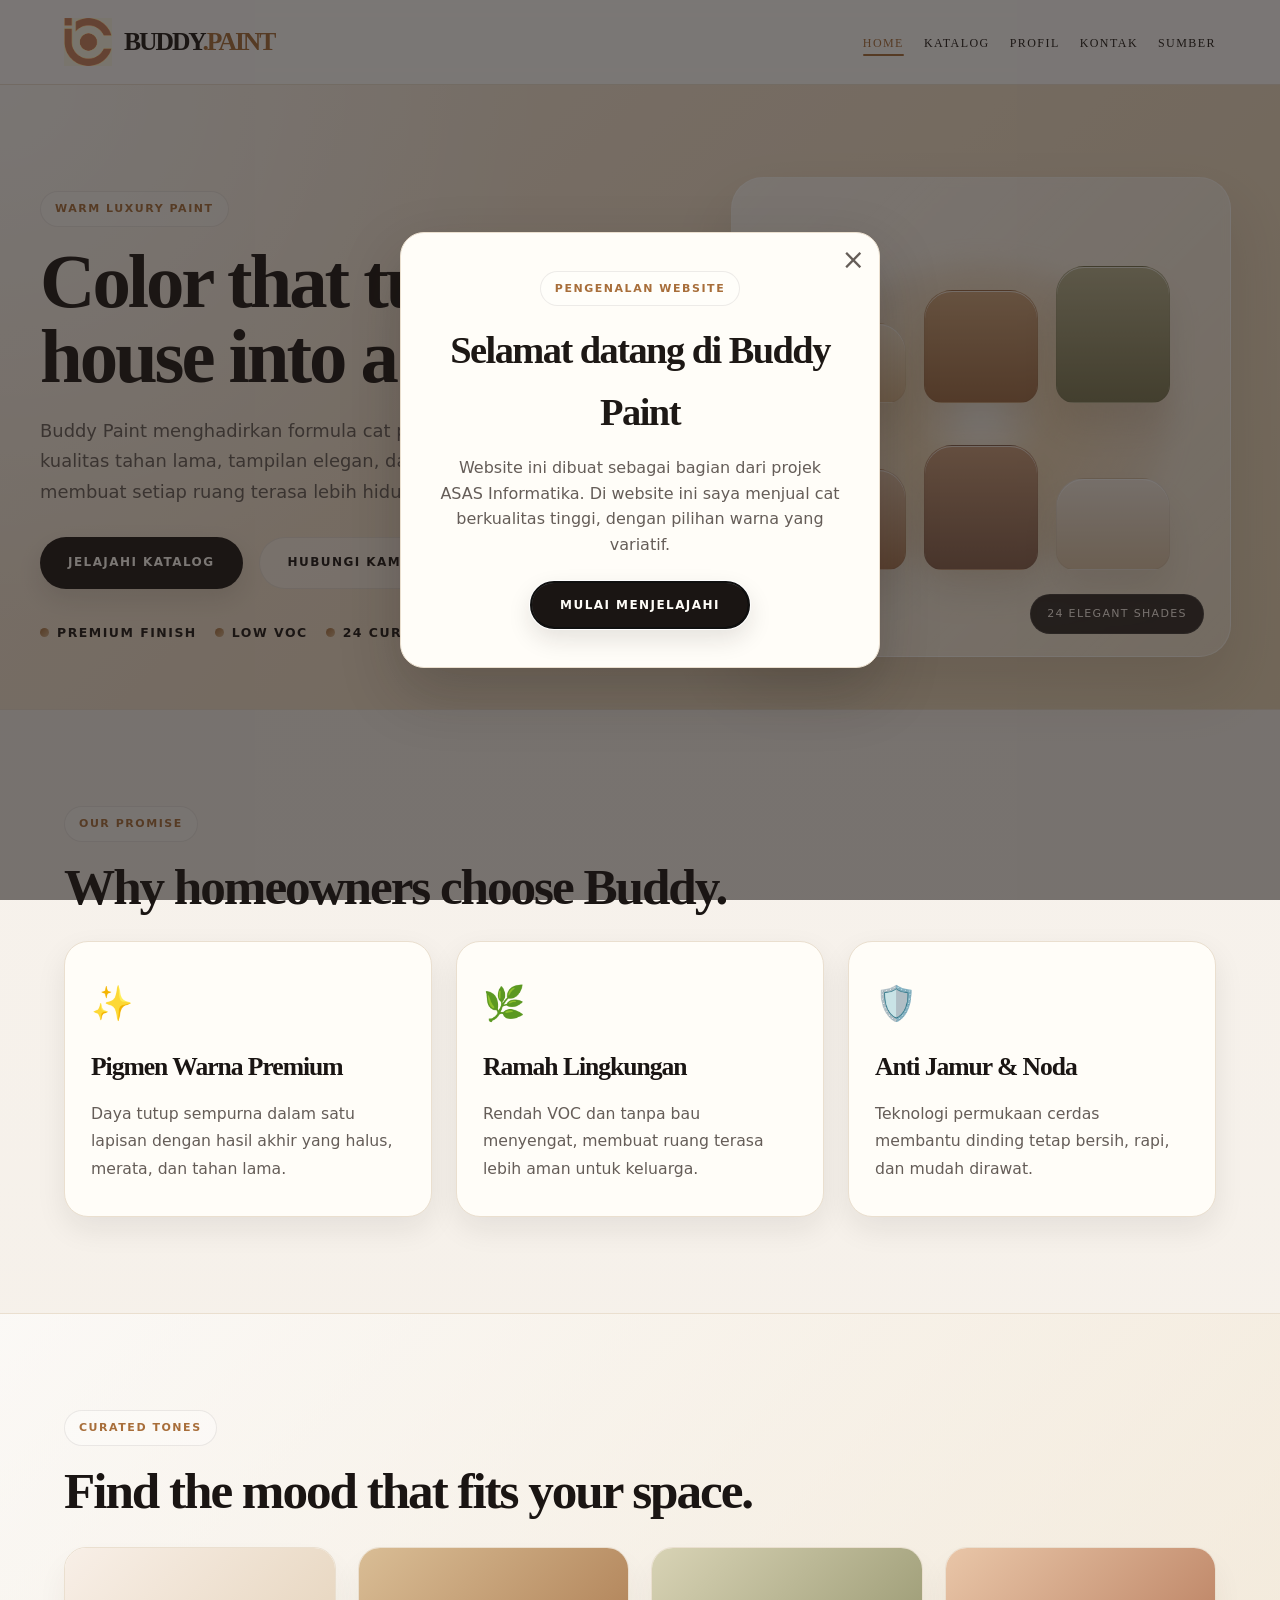
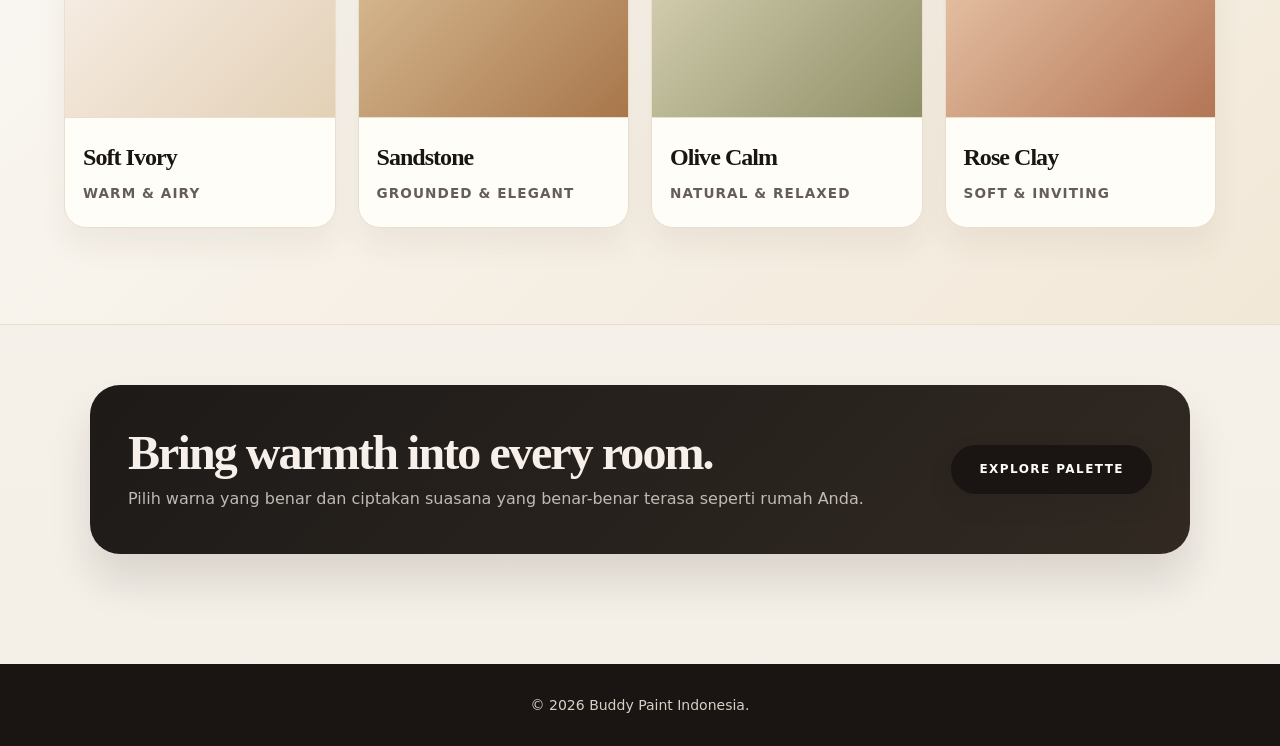
<file: index.html>
<!DOCTYPE html>
<html lang="id">
<head>
    <meta charset="UTF-8">
    <meta name="viewport" content="width=device-width, initial-scale=1.0">
    <title>Buddy Paint - Beranda</title>
    <style>
        :root {
            --bg: #f4efe7;
            --bg-strong: #e9dfd0;
            --panel: #fffdf8;
            --panel-soft: #f4ead8;
            --text: #1d1815;
            --muted: #655d58;
            --accent: #d3b28c;
            --accent-strong: #a86e3a;
            --dark: #1a1513;
            --line: #eadfcf;
            --shadow: rgba(29, 24, 21, 0.08);
            --stone: #f7f1ea;
            --rose: #d7a57a;
            --olive: #b9b388;
            --sand: #d8bf9d;
        }

        * {
            margin: 0;
            padding: 0;
            box-sizing: border-box;
            font-family: 'Segoe UI', system-ui, -apple-system, sans-serif;
        }

        html {
            scroll-behavior: smooth;
        }

        body {
            background: linear-gradient(180deg, #f8f3ee 0%, var(--bg) 100%);
            color: var(--text);
            line-height: 1.6;
            display: flex;
            flex-direction: column;
            min-height: 100vh;
        }

        h1, h2, h3 {
            font-family: Georgia, 'Times New Roman', serif;
            letter-spacing: -0.04em;
            color: var(--text);
        }

        .brand-text,
        .brand-logo,
        .nav-links a,
        .brand-logo span,
        .catalog-header .nav-menu a,
        .site-header .nav-links a {
            font-family: Georgia, 'Times New Roman', serif;
        }

        p {
            color: var(--muted);
        }

        header {
            background: rgba(255, 255, 255, 0.74);
            border-bottom: 1px solid var(--line);
            backdrop-filter: blur(10px);
            position: sticky;
            top: 0;
            z-index: 1000;
            transition: box-shadow 0.25s ease, background 0.25s ease, transform 0.25s ease;
        }

        header.scrolled {
            background: rgba(255, 255, 255, 0.9);
            box-shadow: 0 12px 28px rgba(29, 24, 21, 0.08);
        }

        nav {
            max-width: 1200px;
            margin: 0 auto;
            padding: 18px 24px;
            display: flex;
            justify-content: space-between;
            align-items: center;
            position: relative;
        }

        .logo {
            font-size: 24px;
            font-weight: 800;
            color: var(--dark);
            text-decoration: none;
            letter-spacing: -0.05em;
        }

        .logo span { color: var(--accent-strong); }

        .nav-links {
            display: flex;
            gap: 28px;
            list-style: none;
        }

        .nav-links a {
            text-decoration: none;
            color: var(--text);
            font-weight: 600;
            font-size: 12px;
            letter-spacing: 0.12em;
            text-transform: uppercase;
            transition: color 0.2s ease;
            position: relative;
            padding-bottom: 6px;
        }

        .nav-links a::after {
            content: "";
            position: absolute;
            left: 0;
            bottom: 0;
            width: 100%;
            height: 2px;
            background: var(--accent-strong);
            border-radius: 999px;
            transform: scaleX(0);
            transform-origin: left;
            transition: transform 0.22s ease;
        }

        .nav-links a:hover, .nav-links a.active { color: var(--accent-strong); }
        .nav-links a:hover::after, .nav-links a.active::after { transform: scaleX(1); }

        .menu-toggle {
            display: none;
            width: 46px;
            height: 46px;
            border: 1px solid var(--line);
            border-radius: 12px;
            background: rgba(255, 255, 255, 0.8);
            cursor: pointer;
            padding: 10px 8px;
            transition: border-color 0.2s ease, transform 0.2s ease;
        }

        .menu-toggle span {
            display: block;
            width: 100%;
            height: 2px;
            background: var(--dark);
            border-radius: 99px;
            margin: 5px 0;
            transition: transform 0.25s ease, opacity 0.25s ease;
        }

        .menu-toggle.is-open span:nth-child(1) { transform: translateY(7px) rotate(45deg); }
        .menu-toggle.is-open span:nth-child(2) { opacity: 0; }
        .menu-toggle.is-open span:nth-child(3) { transform: translateY(-7px) rotate(-45deg); }

        @media (max-width: 720px) {
            nav {
                padding: 12px 16px;
            }

            .menu-toggle {
                display: inline-block;
            }

            .nav-links {
                position: absolute;
                top: calc(100% + 10px);
                right: 16px;
                left: 16px;
                background: rgba(255, 255, 255, 0.96);
                border: 1px solid var(--line);
                border-radius: 16px;
                box-shadow: 0 18px 38px rgba(29, 24, 21, 0.08);
                padding: 10px 12px;
                flex-direction: column;
                gap: 8px;
                opacity: 0;
                pointer-events: none;
                transform: translateY(-8px);
                transition: opacity 0.2s ease, transform 0.2s ease;
            }

            .nav-links.is-open {
                opacity: 1;
                pointer-events: auto;
                transform: translateY(0);
            }

            .nav-links a {
                display: block;
                padding: 10px 12px;
                border-radius: 10px;
            }

            .nav-links a:hover {
                background: rgba(200, 168, 131, 0.08);
            }
        }

        main {
            width: 100%;
        }

        .hero {
            padding: 72px 24px 32px;
            background: radial-gradient(circle at top left, rgba(255,255,255,0.75), transparent 38%), linear-gradient(135deg, #f5ebdf 0%, #f1e0ca 48%, #e8d6b6 100%);
            border-bottom: 1px solid var(--line);
        }

        .hero-grid {
            max-width: 1200px;
            margin: 0 auto;
            display: grid;
            grid-template-columns: 1.1fr 0.9fr;
            align-items: center;
            gap: 48px;
        }

        .eyebrow {
            display: inline-flex;
            align-items: center;
            gap: 8px;
            padding: 8px 14px;
            border: 1px solid rgba(26, 21, 19, 0.08);
            border-radius: 999px;
            background: rgba(255,255,255,0.35);
            color: var(--accent-strong);
            font-size: 11px;
            letter-spacing: 0.14em;
            text-transform: uppercase;
            font-weight: 700;
            margin-bottom: 18px;
        }

        .hero h1 {
            font-size: clamp(3rem, 6vw, 6rem);
            line-height: 0.97;
            margin-bottom: 22px;
            color: var(--dark);
        }

        .lead {
            max-width: 560px;
            font-size: clamp(1.05rem, 1.4vw, 1.3rem);
            line-height: 1.7;
            color: var(--muted);
            margin-bottom: 30px;
        }

        .hero-actions {
            display: flex;
            flex-wrap: wrap;
            gap: 16px;
            margin-bottom: 28px;
        }

        .btn {
            display: inline-flex;
            align-items: center;
            justify-content: center;
            background: var(--dark);
            color: var(--panel);
            padding: 15px 28px;
            border-radius: 999px;
            text-decoration: none;
            font-weight: 700;
            font-size: 12px;
            letter-spacing: 0.12em;
            text-transform: uppercase;
            transition: transform 0.2s ease, box-shadow 0.2s ease, background 0.2s ease;
            box-shadow: 0 10px 24px rgba(29, 24, 21, 0.12);
        }

        .btn:hover {
            transform: translateY(-2px);
            box-shadow: 0 14px 28px rgba(29, 24, 21, 0.15);
        }

        .btn.secondary {
            background: rgba(255,255,255,0.42);
            color: var(--dark);
            border: 1px solid rgba(26, 21, 19, 0.08);
            box-shadow: none;
        }

        .hero-meta {
            list-style: none;
            display: flex;
            flex-wrap: wrap;
            gap: 18px;
            padding-top: 6px;
        }

        .hero-meta li {
            color: var(--dark);
            font-size: 0.78rem;
            letter-spacing: 0.12em;
            text-transform: uppercase;
            font-weight: 700;
            display: inline-flex;
            align-items: center;
            gap: 8px;
        }

        .hero-meta li::before {
            content: "";
            width: 9px;
            height: 9px;
            border-radius: 50%;
            background: linear-gradient(135deg, var(--accent-strong), var(--accent));
            display: inline-block;
        }

        .hero-visual {
            position: relative;
            display: grid;
            place-items: center;
            min-height: 520px;
        }

        .visual-card {
            position: relative;
            width: min(100%, 500px);
            min-height: 480px;
            border-radius: 32px;
            background: linear-gradient(135deg, rgba(255,255,255,0.68), rgba(255,255,255,0.28));
            border: 1px solid rgba(255,255,255,0.5);
            box-shadow: 0 30px 60px rgba(73, 52, 33, 0.14);
            overflow: hidden;
            backdrop-filter: blur(4px);
        }

        .visual-glow {
            position: absolute;
            inset: 18% 12% 18% 12%;
            border-radius: 50%;
            background: radial-gradient(circle, rgba(255,255,255,0.88) 0%, rgba(233,205,165,0.78) 28%, rgba(195,144,94,0.17) 68%, transparent 100%);
            filter: blur(12px);
        }

        .swatch-stack {
            position: absolute;
            inset: 16% 12% 18% 12%;
            display: grid;
            grid-template-columns: repeat(3, minmax(0, 1fr));
            gap: 18px;
            align-items: end;
        }

        .swatch {
            border-radius: 28px 28px 18px 18px;
            border: 1px solid rgba(29,24,21,0.05);
            box-shadow: inset 0 1px 0 rgba(255,255,255,0.7), 0 24px 34px rgba(95, 72, 53, 0.12);
        }

        .swatch:nth-child(1) { height: 54%; background: linear-gradient(180deg, #f7e7d0, #d9b68c); }
        .swatch:nth-child(2) { height: 76%; background: linear-gradient(180deg, #cda47b, #9e6c46); }
        .swatch:nth-child(3) { height: 92%; background: linear-gradient(180deg, #b7b28f, #7a7752); }
        .swatch:nth-child(4) { height: 68%; background: linear-gradient(180deg, #e0c2a8, #ae7b56); }
        .swatch:nth-child(5) { height: 84%; background: linear-gradient(180deg, #c89b7a, #87604c); }
        .swatch:nth-child(6) { height: 62%; background: linear-gradient(180deg, #f3eae0, #dac3a6); }

        .badge {
            position: absolute;
            right: 26px;
            bottom: 22px;
            background: rgba(26, 21, 19, 0.9);
            color: #f8f1ea;
            font-size: 11px;
            letter-spacing: 0.12em;
            text-transform: uppercase;
            padding: 10px 16px;
            border-radius: 999px;
            border: 1px solid rgba(255,255,255,0.08);
            backdrop-filter: blur(6px);
        }

        .section {
            max-width: 1200px;
            margin: 0 auto;
            padding: 96px 24px;
        }

        .section-header {
            display: flex;
            justify-content: space-between;
            align-items: end;
            gap: 20px;
            margin-bottom: 28px;
        }

        .section-header h2 {
            font-size: clamp(2.4rem, 4vw, 3.5rem);
            line-height: 1.05;
            color: var(--dark);
        }

        .section-header p {
            max-width: 520px;
            font-size: 1.02rem;
            line-height: 1.7;
        }

        .features-grid {
            display: grid;
            grid-template-columns: repeat(auto-fit, minmax(260px, 1fr));
            gap: 24px;
        }

        .feature-card {
            background: var(--panel);
            padding: 34px 26px;
            border-radius: 24px;
            border: 1px solid var(--line);
            box-shadow: 0 12px 30px var(--shadow);
            transition: transform 0.2s ease, box-shadow 0.2s ease;
        }

        .feature-card:hover {
            transform: translateY(-4px);
            box-shadow: 0 20px 36px rgba(29, 24, 21, 0.08);
        }

        .feature-icon {
            font-size: 34px;
            margin-bottom: 16px;
        }

        .feature-card h3 {
            font-size: 1.6rem;
            margin-bottom: 12px;
            color: var(--dark);
        }

        .feature-card p {
            font-size: 0.98rem;
            line-height: 1.75;
            color: var(--muted);
        }

        .palette-wrap {
            background: linear-gradient(135deg, rgba(255,255,255,0.56), rgba(240,227,205,0.62));
            border-top: 1px solid var(--line);
            border-bottom: 1px solid var(--line);
        }

        .palette-grid {
            display: grid;
            grid-template-columns: repeat(auto-fit, minmax(210px, 1fr));
            gap: 22px;
            margin-top: 30px;
        }

        .palette-card {
            background: var(--panel);
            border: 1px solid var(--line);
            border-radius: 22px;
            overflow: hidden;
            box-shadow: 0 18px 30px rgba(73, 52, 33, 0.06);
        }

        .palette-sample {
            height: 170px;
            border-bottom: 1px solid var(--line);
        }

        .palette-card .info {
            padding: 20px 18px 22px;
        }

        .palette-card h3 {
            font-size: 1.5rem;
            margin-bottom: 6px;
            color: var(--dark);
        }

        .palette-card p {
            font-size: 0.85rem;
            letter-spacing: 0.08em;
            text-transform: uppercase;
            color: var(--muted);
            font-weight: 700;
        }

        .sample-ivory { background: linear-gradient(135deg, #f8efe7, #e3d0b6); }
        .sample-sand { background: linear-gradient(135deg, #d9bd95, #a8764b); }
        .sample-olive { background: linear-gradient(135deg, #d8d3b5, #8f8f67); }
        .sample-rose { background: linear-gradient(135deg, #e9c6a8, #b37556); }

        .cta-band {
            padding: 60px 24px 110px;
        }

        .cta-box {
            max-width: 1100px;
            margin: 0 auto;
            background: linear-gradient(135deg, #1d1a18 0%, #312922 100%);
            border-radius: 30px;
            padding: 42px 38px;
            display: flex;
            justify-content: space-between;
            align-items: center;
            gap: 20px;
            box-shadow: 0 28px 42px rgba(29, 24, 21, 0.12);
        }

        .cta-box h2 {
            color: #f7f0ea;
            font-size: clamp(2rem, 4vw, 3rem);
            line-height: 1.08;
            margin-bottom: 8px;
        }

        .cta-box p {
            color: rgba(247, 240, 234, 0.74);
            font-size: 1rem;
        }

        footer {
            margin-top: auto;
            background: var(--dark);
            color: #d8cfc5;
            padding: 30px 24px;
            text-align: center;
            font-size: 14px;
        }

        .asas-popup {
            position: fixed;
            inset: 0;
            z-index: 3000;
            display: grid;
            place-items: center;
            padding: 20px;
            background: rgba(29, 24, 21, 0.58);
        }

        .asas-popup[hidden] {
            display: none;
        }

        .asas-popup-card {
            position: relative;
            width: min(100%, 480px);
            padding: 38px;
            border: 1px solid var(--line);
            border-radius: 24px;
            background: var(--panel);
            box-shadow: 0 24px 60px rgba(29, 24, 21, 0.24);
            text-align: center;
        }

        .asas-popup-card .eyebrow {
            margin-bottom: 14px;
        }

        .asas-popup-card h2 {
            margin-bottom: 12px;
            font-size: clamp(1.8rem, 5vw, 2.4rem);
        }

        .asas-popup-card p {
            margin-bottom: 24px;
        }

        .asas-popup-close {
            position: absolute;
            top: 10px;
            right: 14px;
            border: 0;
            background: transparent;
            color: var(--muted);
            font-size: 28px;
            cursor: pointer;
        }

        @media (max-width: 860px) {
            .hero-grid,
            .section-header,
            .cta-box {
                grid-template-columns: 1fr;
                display: grid;
            }

            .hero {
                padding-top: 48px;
            }

            .section {
                padding-top: 72px;
                padding-bottom: 72px;
            }

            .cta-box {
                text-align: center;
            }
        }
    </style>
    <link rel="stylesheet" href="header.css">
</head>
<body>
    <header class="site-header">
        <nav>
            <a href="index.html" class="brand-logo" aria-label="Buddy Paint beranda">
                <span class="brand-mark" aria-hidden="true">
                    <img src="logo.png" alt="" />
                </span>
                <span class="brand-text">BUDDY<span>.PAINT</span></span>
            </a>
            <button class="menu-toggle" type="button" aria-label="Buka menu" aria-expanded="false">
                <span></span>
                <span></span>
                <span></span>
            </button>
            <ul class="nav-links">
                <li><a href="index.html" class="active">Home</a></li>
                <li><a href="katalog.html">Katalog</a></li>
                <li><a href="profil.html">Profil</a></li>
                <li><a href="kontak.html">Kontak</a></li>
                <li><a href="sumber-gambar.html">Sumber</a></li>
            </ul>
        </nav>
    </header>
    <button class="header-peek" type="button" aria-label="Tampilkan navigasi" aria-expanded="false" title="Tampilkan navigasi">
        <span></span><span></span><span></span>
    </button>

    <main>
        <section class="hero">
            <div class="hero-grid">
                <div class="hero-copy">
                    <div class="eyebrow">Warm luxury paint</div>
                    <h1>Color that turns a house into a home.</h1>
                    <p class="lead">Buddy Paint menghadirkan formula cat premium dengan kualitas tahan lama, tampilan elegan, dan nuansa yang membuat setiap ruang terasa lebih hidup.</p>
                    <div class="hero-actions">
                        <a href="katalog.html" class="btn">Jelajahi Katalog</a>
                        <a href="kontak.html" class="btn secondary">Hubungi Kami</a>
                    </div>
                    <ul class="hero-meta">
                        <li>Premium finish</li>
                        <li>Low VOC</li>
                        <li>24 curated tones</li>
                    </ul>
                </div>

                <div class="hero-visual" aria-label="Preview warna premium Buddy Paint">
                    <div class="visual-card">
                        <div class="visual-glow"></div>
                        <div class="swatch-stack">
                            <div class="swatch"></div>
                            <div class="swatch"></div>
                            <div class="swatch"></div>
                            <div class="swatch"></div>
                            <div class="swatch"></div>
                            <div class="swatch"></div>
                        </div>
                        <div class="badge">24 elegant shades</div>
                    </div>
                </div>
            </div>
        </section>

        <section class="section" aria-label="Kelebihan Buddy Paint">
            <div class="section-header">
                <div>
                    <div class="eyebrow">Our promise</div>
                    <h2>Why homeowners choose Buddy.</h2>
                </div>
            </div>

            <div class="features-grid">
                <div class="feature-card">
                    <div class="feature-icon">✨</div>
                    <h3>Pigmen Warna Premium</h3>
                    <p>Daya tutup sempurna dalam satu lapisan dengan hasil akhir yang halus, merata, dan tahan lama.</p>
                </div>
                <div class="feature-card">
                    <div class="feature-icon">🌿</div>
                    <h3>Ramah Lingkungan</h3>
                    <p>Rendah VOC dan tanpa bau menyengat, membuat ruang terasa lebih aman untuk keluarga.</p>
                </div>
                <div class="feature-card">
                    <div class="feature-icon">🛡️</div>
                    <h3>Anti Jamur &amp; Noda</h3>
                    <p>Teknologi permukaan cerdas membantu dinding tetap bersih, rapi, dan mudah dirawat.</p>
                </div>
            </div>
        </section>

        <section class="palette-wrap">
            <div class="section">
                <div class="section-header">
                    <div>
                        <div class="eyebrow">Curated tones</div>
                        <h2>Find the mood that fits your space.</h2>
                    </div>
                </div>

                <div class="palette-grid">
                    <article class="palette-card">
                        <div class="palette-sample sample-ivory"></div>
                        <div class="info">
                            <h3>Soft Ivory</h3>
                            <p>Warm &amp; airy</p>
                        </div>
                    </article>
                    <article class="palette-card">
                        <div class="palette-sample sample-sand"></div>
                        <div class="info">
                            <h3>Sandstone</h3>
                            <p>Grounded &amp; elegant</p>
                        </div>
                    </article>
                    <article class="palette-card">
                        <div class="palette-sample sample-olive"></div>
                        <div class="info">
                            <h3>Olive Calm</h3>
                            <p>Natural &amp; relaxed</p>
                        </div>
                    </article>
                    <article class="palette-card">
                        <div class="palette-sample sample-rose"></div>
                        <div class="info">
                            <h3>Rose Clay</h3>
                            <p>Soft &amp; inviting</p>
                        </div>
                    </article>
                </div>
            </div>
        </section>

        <section class="cta-band">
            <div class="cta-box">
                <div>
                    <h2>Bring warmth into every room.</h2>
                    <p>Pilih warna yang benar dan ciptakan suasana yang benar-benar terasa seperti rumah Anda.</p>
                </div>
                <a href="katalog.html" class="btn">Explore palette</a>
            </div>
        </section>
    </main>

    <footer>
        &copy; 2026 Buddy Paint Indonesia.
    </footer>

    <div class="asas-popup" id="asasPopup" role="dialog" aria-modal="true" aria-labelledby="asasPopupTitle" aria-describedby="asasPopupDescription">
        <div class="asas-popup-card">
            <button class="asas-popup-close" id="asasPopupClose" type="button" aria-label="Tutup pengenalan">&times;</button>
            <div class="eyebrow">Pengenalan website</div>
            <h2 id="asasPopupTitle">Selamat datang di Buddy Paint</h2>
            <p id="asasPopupDescription">Website ini dibuat sebagai bagian dari projek ASAS Informatika. Di website ini saya menjual cat berkualitas tinggi, dengan pilihan warna yang variatif.</p>
            <button class="btn" id="asasPopupStart" type="button">Mulai menjelajahi</button>
        </div>
    </div>

    <script>
        const header = document.querySelector('.site-header');
        const toggle = document.querySelector('.menu-toggle');
        const navLinks = document.querySelector('.nav-links');
        const asasPopup = document.getElementById('asasPopup');
        const asasPopupClose = document.getElementById('asasPopupClose');
        const asasPopupStart = document.getElementById('asasPopupStart');

        document.body.style.overflow = 'hidden';
        asasPopupStart.focus();

        function tutupPengenalan() {
            asasPopup.hidden = true;
            document.body.style.overflow = '';
        }

        asasPopupClose.addEventListener('click', tutupPengenalan);
        asasPopupStart.addEventListener('click', tutupPengenalan);
        asasPopup.addEventListener('click', (event) => {
            if (event.target === asasPopup) tutupPengenalan();
        });
        document.addEventListener('keydown', (event) => {
            if (event.key === 'Escape' && !asasPopup.hidden) tutupPengenalan();
        });

        if (header) {
            window.addEventListener('scroll', () => {
                header.classList.toggle('scrolled', window.scrollY > 12);
            });
        }

        if (toggle && navLinks) {
            toggle.addEventListener('click', () => {
                const isOpen = navLinks.classList.toggle('is-open');
                toggle.classList.toggle('is-open', isOpen);
                toggle.setAttribute('aria-expanded', String(isOpen));
            });

            navLinks.querySelectorAll('a').forEach((link) => {
                link.addEventListener('click', () => {
                    navLinks.classList.remove('is-open');
                    toggle.classList.remove('is-open');
                    toggle.setAttribute('aria-expanded', 'false');
                });
            });

            window.addEventListener('resize', () => {
                if (window.innerWidth > 720) {
                    navLinks.classList.remove('is-open');
                    toggle.classList.remove('is-open');
                    toggle.setAttribute('aria-expanded', 'false');
                }
            });
        }
    </script>
    <script src="header.js"></script>
</body>
</html>
</file>
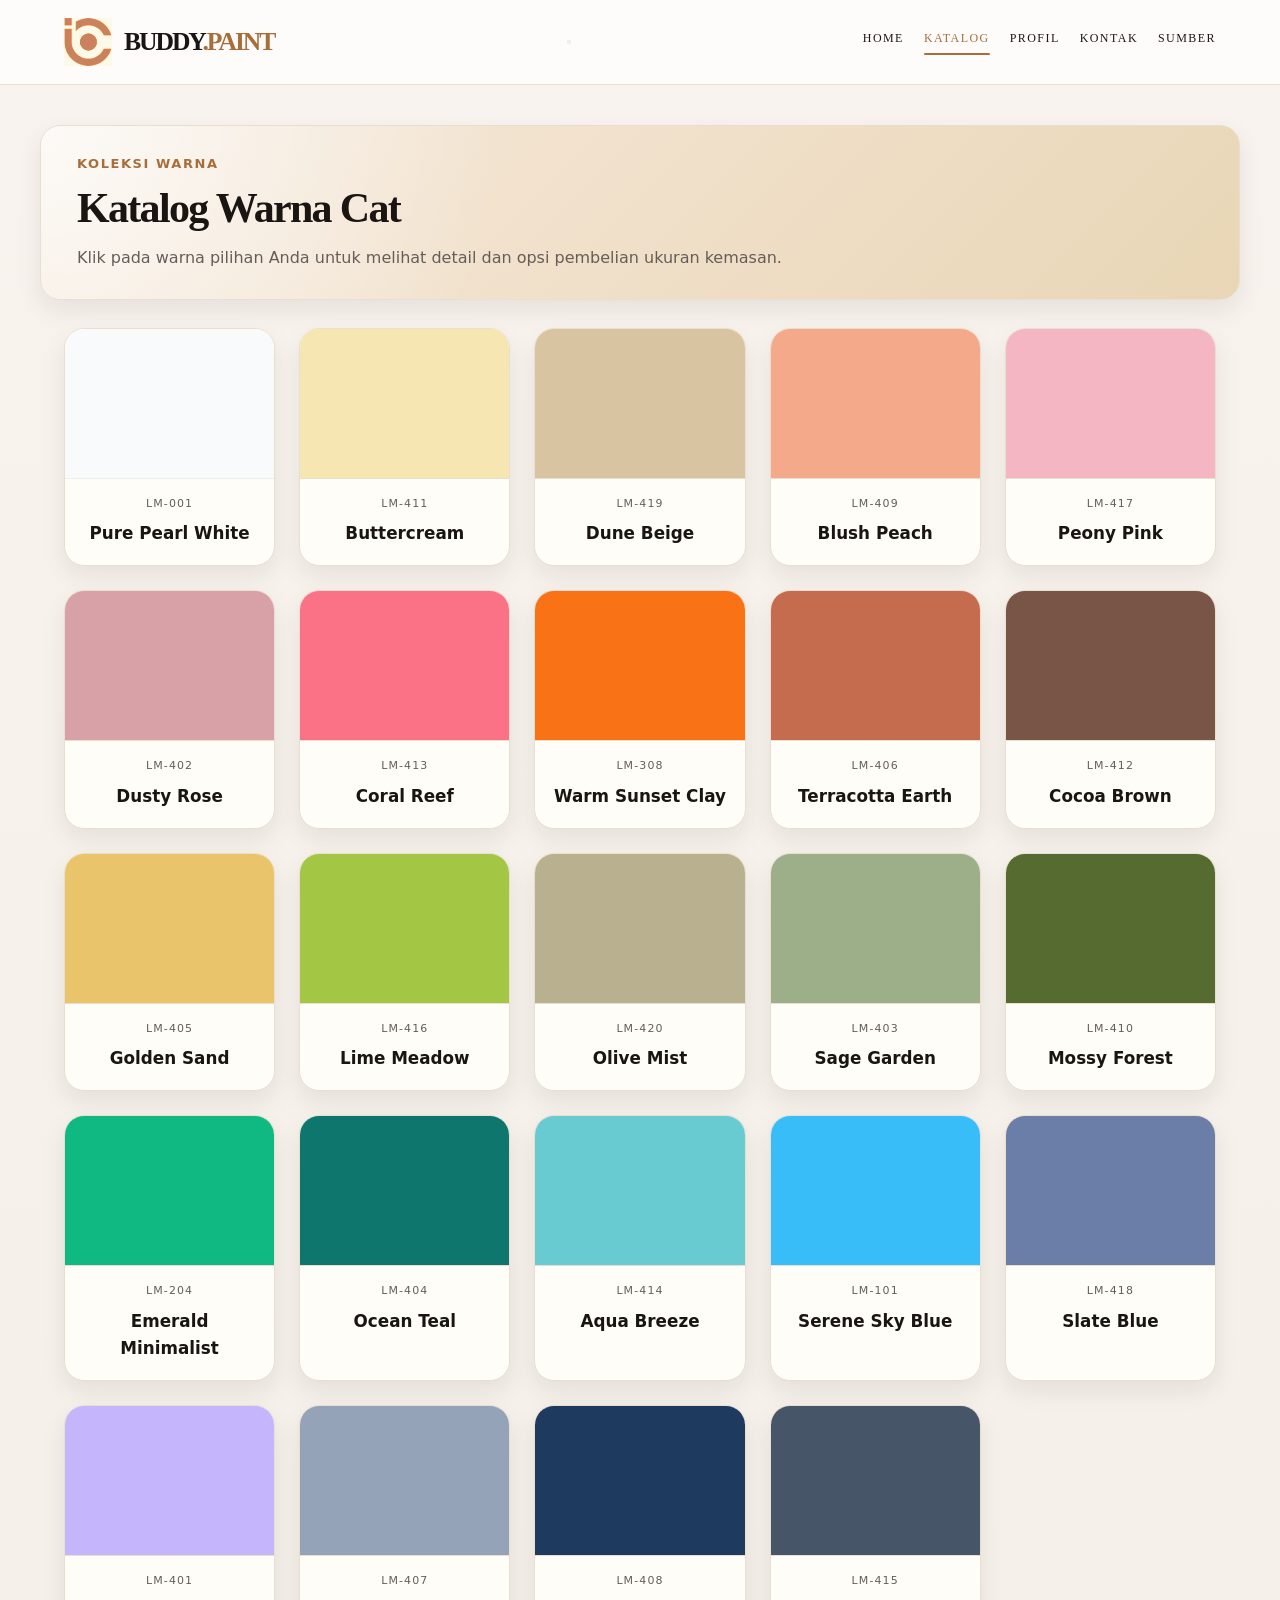
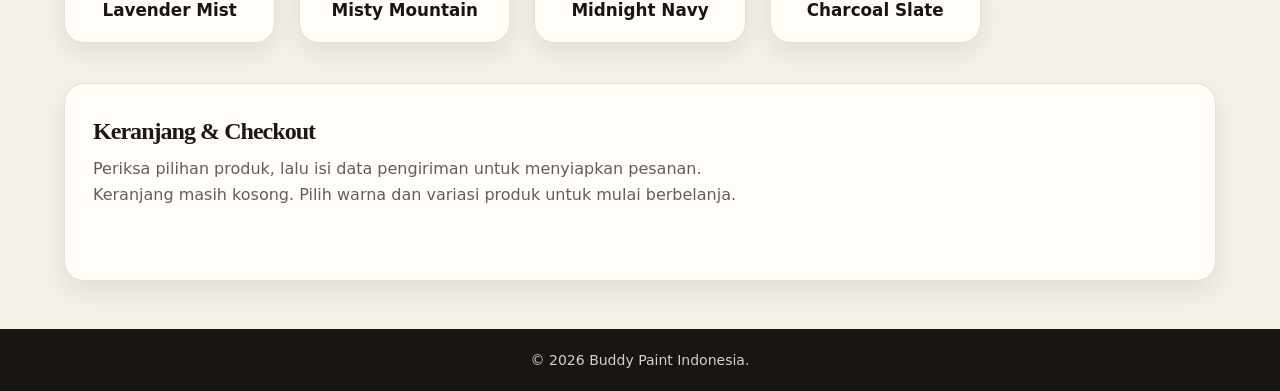
<file: katalog.html>
<!DOCTYPE html>
<html lang="id">
<head>
    <meta charset="UTF-8">
    <meta name="viewport" content="width=device-width, initial-scale=1.0">
    <title>Buddy Paint - Katalog Warna</title>
    <style>
        :root {
            --bg: #f4efe7;
            --bg-strong: #e9dfd0;
            --panel: #fffdf8;
            --panel-soft: #f4ead8;
            --text: #1d1815;
            --muted: #655d58;
            --accent: #d3b28c;
            --accent-strong: #a86e3a;
            --dark: #1a1513;
            --line: #eadfcf;
            --shadow: rgba(29, 24, 21, 0.08);
        }

        * {
            margin: 0;
            padding: 0;
            box-sizing: border-box;
            font-family: 'Segoe UI', system-ui, -apple-system, sans-serif;
        }

        html {
            scroll-behavior: smooth;
        }

        body {
            background: linear-gradient(180deg, #f8f3ee 0%, var(--bg) 100%);
            color: var(--text);
            line-height: 1.6;
        }

        h1, h2, h3 {
            font-family: Georgia, 'Times New Roman', serif;
            letter-spacing: -0.04em;
            color: var(--text);
        }

    .brand-text,
    .brand-logo,
    .nav-menu a,
    .brand-logo span {
        font-family: Georgia, 'Times New Roman', serif;
    }
        .catalog-header {
            display: flex;
            justify-content: space-between;
            align-items: center;
            gap: 24px;
            padding: 14px max(24px, calc((100% - 1152px) / 2));
        }

        .catalog-header .nav-menu {
            display: flex;
            align-items: center;
            gap: 28px;
        }

        .catalog-header .nav-menu a {
            font-size: 12px;
            letter-spacing: 0.12em;
            text-transform: uppercase;
            color: var(--text);
            font-weight: 700;
            text-decoration: none;
            padding-bottom: 6px;
            position: relative;
        }

        .catalog-header .nav-menu a::after {
            display: none;
        }

        .catalog-header .nav-menu a.active,
        .catalog-header .nav-menu a:hover {
            color: var(--accent-strong);
        }

        .page-header {
            background: radial-gradient(circle at top left, rgba(255,255,255,0.75), transparent 38%), linear-gradient(135deg, #f5ebdf 0%, #f1e0ca 48%, #e8d6b6 100%);
            width: min(calc(100% - 48px), 1200px);
            margin: 40px auto 0;
            padding: 28px 36px;
            border: 1px solid var(--line);
            border-radius: 20px;
            box-shadow: 0 10px 24px var(--shadow);
        }

        .page-header .eyebrow {
            display: block;
            margin-bottom: 8px;
            color: var(--accent-strong);
            font-size: 13px;
            font-weight: 700;
            letter-spacing: 0.12em;
            text-transform: uppercase;
        }

        .page-header h1 {
            margin: 8px 0 12px;
            font-size: clamp(30px, 5vw, 42px);
            line-height: 1.2;
            letter-spacing: -0.04em;
            color: var(--dark);
        }

        .page-header p {
            margin: 0;
            color: var(--muted);
        }

        .container {
            max-width: 1200px;
            margin: 28px auto 0;
            padding: 0 24px 40px;
        }

        .grid-produk {
            display: grid;
            grid-template-columns: repeat(auto-fit, minmax(200px, 1fr));
            gap: 24px;
            justify-items: center;
        }

        .kartu-produk {
            width: 100%;
            max-width: 220px;
            background: var(--panel);
            border: 1px solid var(--line);
            border-radius: 20px;
            overflow: hidden;
            cursor: pointer;
            text-align: center;
            transition: transform 0.2s ease, box-shadow 0.2s ease, border-color 0.2s ease;
            box-shadow: 0 10px 24px var(--shadow);
        }

        .kartu-produk:hover {
            transform: translateY(-4px);
            border-color: var(--accent);
            box-shadow: 0 18px 32px rgba(29, 24, 21, 0.08);
        }

        .warna-preview {
            height: 150px;
            width: 100%;
            border-bottom: 1px solid var(--line);
        }

        .detail-produk {
            padding: 16px 14px 18px;
        }

        .kode-produk {
            font-size: 11px;
            color: var(--muted);
            letter-spacing: 0.1em;
            text-transform: uppercase;
        }

        .judul-produk {
            margin-top: 8px;
            font-size: 1.05rem;
            font-weight: 700;
            color: var(--dark);
        }

        .kategori-produk {
            display: none;
        }

        .modal-bg {
            position: fixed;
            inset: 0;
            background: rgba(28, 25, 23, 0.45);
            display: none;
            justify-content: center;
            align-items: center;
            padding: 20px;
            z-index: 2000;
        }

        .modal-box {
            background: var(--panel);
            width: min(90vw, 430px);
            max-height: 90vh;
            overflow-y: auto;
            padding: 25px;
            border-radius: 22px;
            position: relative;
            border: 1px solid var(--line);
            box-shadow: 0 18px 42px rgba(29, 24, 21, 0.14);
        }

        .tombol-tutup {
            position: absolute;
            top: 10px;
            right: 15px;
            font-size: 24px;
            background: none;
            border: none;
            cursor: pointer;
            color: var(--muted);
        }

        .modal-swatch {
            height: 100px;
            border-radius: 12px;
            margin-bottom: 15px;
            border: 1px solid var(--line);
        }

        .preview-kemasan {
            height: 190px;
            margin-bottom: 15px;
            border: 1px solid var(--line);
            border-radius: 16px;
            background-color: #fbf7f2;
            display: flex;
            align-items: center;
            justify-content: center;
            overflow: hidden;
        }

        .preview-kemasan img {
            width: 100%;
            height: 100%;
            object-fit: contain;
        }

        .teks-gambar-kemasan {
            padding: 15px;
            color: var(--muted);
            font-size: 14px;
            text-align: center;
        }

        .pilihan-berat {
            margin: 15px 0;
        }

        .deskripsi-variasi {
            margin: -4px 0 16px;
            padding: 12px 14px;
            border-left: 3px solid var(--accent-strong);
            border-radius: 0 10px 10px 0;
            background: var(--panel-soft);
            color: var(--muted);
            font-size: 14px;
            display: grid;
            gap: 10px;
        }

        .pilihan-berat label {
            font-size: 14px;
            cursor: pointer;
            display: inline-flex;
            align-items: center;
            gap: 10px;
        }

        .pilihan-berat input {
            accent-color: var(--accent-strong);
        }

        .harga-display {
            font-size: 20px;
            font-weight: 800;
            color: var(--dark);
            margin: 18px 0 14px;
        }

        .btn-beli {
            width: 100%;
            background: var(--dark);
            color: white;
            border: none;
            padding: 14px 16px;
            border-radius: 999px;
            font-size: 15px;
            font-weight: 700;
            cursor: pointer;
            letter-spacing: 0.08em;
            text-transform: uppercase;
        }

        .btn-beli:hover {
            background: var(--accent-strong);
        }

        .checkout-section {
            max-width: 1200px;
            margin: 0 auto 48px;
            padding: 0 24px;
        }

        .checkout-card {
            background: var(--panel);
            border: 1px solid var(--line);
            border-radius: 20px;
            padding: 28px;
            box-shadow: 0 10px 24px var(--shadow);
        }

        .checkout-card h2 {
            margin-bottom: 6px;
        }

        .checkout-intro,
        .cart-empty,
        .shipping-note {
            color: var(--muted);
        }

        .cart-items {
            display: grid;
            gap: 12px;
            margin: 22px 0;
        }

        .cart-item {
            display: grid;
            grid-template-columns: minmax(0, 1fr) auto auto auto;
            align-items: center;
            gap: 16px;
            padding: 16px;
            border: 1px solid var(--line);
            border-radius: 14px;
            background: #fff;
        }

        .cart-item h3 {
            font-family: inherit;
            font-size: 16px;
            letter-spacing: 0;
        }

        .cart-item p {
            color: var(--muted);
            font-size: 14px;
        }

        .cart-item-price {
            font-weight: 700;
            white-space: nowrap;
        }

        .quantity-control {
            display: flex;
            align-items: center;
            gap: 10px;
        }

        .quantity-control button,
        .remove-item {
            border: 1px solid var(--line);
            border-radius: 8px;
            background: var(--panel-soft);
            color: var(--dark);
            cursor: pointer;
            min-width: 34px;
            min-height: 34px;
            font-size: 16px;
        }

        .remove-item {
            padding: 6px 10px;
            font-size: 13px;
        }

        .cart-total {
            display: flex;
            justify-content: space-between;
            gap: 16px;
            padding: 18px 0 8px;
            border-top: 1px solid var(--line);
            font-size: 18px;
            font-weight: 800;
        }

        .shipping-note {
            margin-bottom: 24px;
            font-size: 13px;
        }

        .checkout-form {
            display: grid;
            grid-template-columns: repeat(2, minmax(0, 1fr));
            gap: 16px;
            margin-top: 22px;
        }

        .form-field {
            display: grid;
            gap: 7px;
        }

        .form-field.full-width {
            grid-column: 1 / -1;
        }

        .form-field label {
            font-size: 14px;
            font-weight: 700;
        }

        .form-field input,
        .form-field textarea,
        .form-field select {
            width: 100%;
            padding: 12px 14px;
            border: 1px solid #d8cbb9;
            border-radius: 10px;
            background: #fff;
            color: var(--text);
            font: inherit;
        }

        .form-field textarea {
            min-height: 100px;
            resize: vertical;
        }

        .form-field input:focus,
        .form-field textarea:focus,
        .form-field select:focus {
            outline: 2px solid var(--accent-strong);
            outline-offset: 2px;
        }

        .checkout-submit {
            grid-column: 1 / -1;
            border: 0;
            border-radius: 999px;
            padding: 14px 18px;
            background: var(--dark);
            color: #fff;
            font-size: 15px;
            font-weight: 700;
            cursor: pointer;
        }

        .checkout-submit:hover {
            background: var(--accent-strong);
        }

        .checkout-confirmation {
            margin-top: 20px;
            padding: 16px;
            border: 1px solid #b8d7b3;
            border-radius: 12px;
            background: #f0f8ed;
            color: #285328;
        }

        [hidden] {
            display: none !important;
        }

        footer {
            background: var(--dark);
            color: #d8cfc5;
            text-align: center;
            padding: 20px;
            margin-top: 40px;
            font-size: 14px;
        }

        @media (max-width: 760px) {
            .catalog-header {
                padding: 10px 16px;
            }

            .catalog-header .nav-menu {
                display: none;
            }

            .catalog-header .nav-menu.is-open {
                display: flex;
                position: absolute;
                top: calc(100% + 8px);
                left: 16px;
                right: 16px;
                flex-direction: column;
                background: rgba(255, 255, 255, 0.97);
                border: 1px solid var(--line);
                border-radius: 16px;
                padding: 10px 12px;
                box-shadow: 0 18px 38px rgba(29, 24, 21, 0.1);
            }

            .catalog-header {
                position: relative;
            }

            .page-header {
                width: calc(100% - 32px);
                margin-top: 24px;
                padding: 24px 20px;
            }

            .page-header p {
                font-size: 1rem;
            }

            .checkout-section {
                padding: 0 16px;
            }

            .checkout-card {
                padding: 22px 16px;
            }

            .cart-item {
                grid-template-columns: 1fr auto;
                gap: 12px;
            }

            .cart-item .quantity-control {
                grid-column: 1;
            }

            .cart-item-price {
                grid-column: 2;
                grid-row: 1;
            }

            .checkout-form {
                grid-template-columns: 1fr;
            }

            .form-field.full-width,
            .checkout-submit {
                grid-column: auto;
            }
        }
    </style>
    <link rel="stylesheet" href="header.css">
</head>
<body>

    <!-- Header Navigation -->
    <header class="site-header catalog-header">
        <a href="index.html" class="brand-logo" aria-label="Buddy Paint beranda">
            <span class="brand-mark" aria-hidden="true">
                <img src="logo.png" alt="" />
            </span>
            <span class="brand-text">BUDDY<span>.PAINT</span></span>
        </a>
        <button class="menu-toggle" type="button" aria-label="Buka menu" aria-expanded="false">
            <span></span>
            <span></span>
            <span></span>
        </button>
        <nav class="nav-menu">
            <a href="index.html">Home</a>
            <a href="katalog.html" class="active">Katalog</a>
            <a href="profil.html">Profil</a>
            <a href="kontak.html">Kontak</a>
            <a href="sumber-gambar.html">Sumber</a>
        </nav>
    </header>
    <button class="header-peek" type="button" aria-label="Tampilkan navigasi" aria-expanded="false" title="Tampilkan navigasi">
        <span></span><span></span><span></span>
    </button>

    <!-- Banner Judul -->
    <div class="page-header">
        <span class="eyebrow">Koleksi Warna</span>
        <h1>Katalog Warna Cat</h1>
        <p>Klik pada warna pilihan Anda untuk melihat detail dan opsi pembelian ukuran kemasan.</p>
    </div>

    <!-- Konten Utama (Grid Warna Cat) -->
    <main class="container">
        <div class="grid-produk">

            <!-- Produk 1 -->
            <div class="kartu-produk" onclick="bukaModal('Pure Pearl White', 'LM-001', '#f8fafc', 'Cat Dasar & Plafon', 75000)">
                <div class="warna-preview" style="background-color: #f8fafc; border-bottom: 1px solid #eeeeee;"></div>
                <div class="detail-produk">
                    <div class="kode-produk">LM-001</div>
                    <div class="judul-produk">Pure Pearl White</div>
                    <div class="kategori-produk">Cat Dasar & Plafon</div>
                </div>
            </div>

            <div class="kartu-produk" onclick="bukaModal('Buttercream', 'LM-411', '#f6e7b2', 'Cat Dasar & Plafon', 79000)">
                <div class="warna-preview" style="background-color: #f6e7b2;"></div>
                <div class="detail-produk">
                    <div class="kode-produk">LM-411</div>
                    <div class="judul-produk">Buttercream</div>
                    <div class="kategori-produk">Cat Dasar & Plafon</div>
                </div>
            </div>

            <div class="kartu-produk" onclick="bukaModal('Dune Beige', 'LM-419', '#d8c4a0', 'Cat Dasar & Plafon', 82000)">
                <div class="warna-preview" style="background-color: #d8c4a0;"></div>
                <div class="detail-produk">
                    <div class="kode-produk">LM-419</div>
                    <div class="judul-produk">Dune Beige</div>
                    <div class="kategori-produk">Cat Dasar & Plafon</div>
                </div>
            </div>

            <div class="kartu-produk" onclick="bukaModal('Blush Peach', 'LM-409', '#f4a98a', 'Interior Premium', 91000)">
                <div class="warna-preview" style="background-color: #f4a98a;"></div>
                <div class="detail-produk">
                    <div class="kode-produk">LM-409</div>
                    <div class="judul-produk">Blush Peach</div>
                    <div class="kategori-produk">Interior Premium</div>
                </div>
            </div>

            <div class="kartu-produk" onclick="bukaModal('Peony Pink', 'LM-417', '#f4b6c2', 'Interior Premium', 97000)">
                <div class="warna-preview" style="background-color: #f4b6c2;"></div>
                <div class="detail-produk">
                    <div class="kode-produk">LM-417</div>
                    <div class="judul-produk">Peony Pink</div>
                    <div class="kategori-produk">Interior Premium</div>
                </div>
            </div>

            <div class="kartu-produk" onclick="bukaModal('Dusty Rose', 'LM-402', '#d8a1a8', 'Interior Premium', 93000)">
                <div class="warna-preview" style="background-color: #d8a1a8;"></div>
                <div class="detail-produk">
                    <div class="kode-produk">LM-402</div>
                    <div class="judul-produk">Dusty Rose</div>
                    <div class="kategori-produk">Interior Premium</div>
                </div>
            </div>

            <div class="kartu-produk" onclick="bukaModal('Coral Reef', 'LM-413', '#fb7185', 'Interior Premium', 96000)">
                <div class="warna-preview" style="background-color: #fb7185;"></div>
                <div class="detail-produk">
                    <div class="kode-produk">LM-413</div>
                    <div class="judul-produk">Coral Reef</div>
                    <div class="kategori-produk">Interior Premium</div>
                </div>
            </div>

            <div class="kartu-produk" onclick="bukaModal('Warm Sunset Clay', 'LM-308', '#f97316', 'Eksterior Tahan Cuaca', 110000)">
                <div class="warna-preview" style="background-color: #f97316;"></div>
                <div class="detail-produk">
                    <div class="kode-produk">LM-308</div>
                    <div class="judul-produk">Warm Sunset Clay</div>
                    <div class="kategori-produk">Eksterior Tahan Cuaca</div>
                </div>
            </div>

            <div class="kartu-produk" onclick="bukaModal('Terracotta Earth', 'LM-406', '#c56b4e', 'Eksterior Tahan Cuaca', 105000)">
                <div class="warna-preview" style="background-color: #c56b4e;"></div>
                <div class="detail-produk">
                    <div class="kode-produk">LM-406</div>
                    <div class="judul-produk">Terracotta Earth</div>
                    <div class="kategori-produk">Eksterior Tahan Cuaca</div>
                </div>
            </div>

            <div class="kartu-produk" onclick="bukaModal('Cocoa Brown', 'LM-412', '#795548', 'Interior & Eksterior', 94000)">
                <div class="warna-preview" style="background-color: #795548;"></div>
                <div class="detail-produk">
                    <div class="kode-produk">LM-412</div>
                    <div class="judul-produk">Cocoa Brown</div>
                    <div class="kategori-produk">Interior & Eksterior</div>
                </div>
            </div>

            <div class="kartu-produk" onclick="bukaModal('Golden Sand', 'LM-405', '#e9c46a', 'Interior & Eksterior', 87000)">
                <div class="warna-preview" style="background-color: #e9c46a;"></div>
                <div class="detail-produk">
                    <div class="kode-produk">LM-405</div>
                    <div class="judul-produk">Golden Sand</div>
                    <div class="kategori-produk">Interior & Eksterior</div>
                </div>
            </div>

            <div class="kartu-produk" onclick="bukaModal('Lime Meadow', 'LM-416', '#a3c644', 'Interior & Eksterior', 86000)">
                <div class="warna-preview" style="background-color: #a3c644;"></div>
                <div class="detail-produk">
                    <div class="kode-produk">LM-416</div>
                    <div class="judul-produk">Lime Meadow</div>
                    <div class="kategori-produk">Interior & Eksterior</div>
                </div>
            </div>

            <div class="kartu-produk" onclick="bukaModal('Olive Mist', 'LM-420', '#b8b08e', 'Eksterior Tahan Cuaca', 101000)">
                <div class="warna-preview" style="background-color: #b8b08e;"></div>
                <div class="detail-produk">
                    <div class="kode-produk">LM-420</div>
                    <div class="judul-produk">Olive Mist</div>
                    <div class="kategori-produk">Eksterior Tahan Cuaca</div>
                </div>
            </div>

            <div class="kartu-produk" onclick="bukaModal('Sage Garden', 'LM-403', '#9caf88', 'Interior & Eksterior', 89000)">
                <div class="warna-preview" style="background-color: #9caf88;"></div>
                <div class="detail-produk">
                    <div class="kode-produk">LM-403</div>
                    <div class="judul-produk">Sage Garden</div>
                    <div class="kategori-produk">Interior & Eksterior</div>
                </div>
            </div>

            <div class="kartu-produk" onclick="bukaModal('Mossy Forest', 'LM-410', '#556b2f', 'Eksterior Tahan Cuaca', 112000)">
                <div class="warna-preview" style="background-color: #556b2f;"></div>
                <div class="detail-produk">
                    <div class="kode-produk">LM-410</div>
                    <div class="judul-produk">Mossy Forest</div>
                    <div class="kategori-produk">Eksterior Tahan Cuaca</div>
                </div>
            </div>

            <div class="kartu-produk" onclick="bukaModal('Emerald Minimalist', 'LM-204', '#10b981', 'Interior Premium', 95000)">
                <div class="warna-preview" style="background-color: #10b981;"></div>
                <div class="detail-produk">
                    <div class="kode-produk">LM-204</div>
                    <div class="judul-produk">Emerald Minimalist</div>
                    <div class="kategori-produk">Interior Premium</div>
                </div>
            </div>

            <div class="kartu-produk" onclick="bukaModal('Ocean Teal', 'LM-404', '#0f766e', 'Eksterior Tahan Cuaca', 108000)">
                <div class="warna-preview" style="background-color: #0f766e;"></div>
                <div class="detail-produk">
                    <div class="kode-produk">LM-404</div>
                    <div class="judul-produk">Ocean Teal</div>
                    <div class="kategori-produk">Eksterior Tahan Cuaca</div>
                </div>
            </div>

            <div class="kartu-produk" onclick="bukaModal('Aqua Breeze', 'LM-414', '#67cbd1', 'Interior & Eksterior', 88000)">
                <div class="warna-preview" style="background-color: #67cbd1;"></div>
                <div class="detail-produk">
                    <div class="kode-produk">LM-414</div>
                    <div class="judul-produk">Aqua Breeze</div>
                    <div class="kategori-produk">Interior & Eksterior</div>
                </div>
            </div>

            <div class="kartu-produk" onclick="bukaModal('Serene Sky Blue', 'LM-101', '#38bdf8', 'Interior & Eksterior', 85000)">
                <div class="warna-preview" style="background-color: #38bdf8;"></div>
                <div class="detail-produk">
                    <div class="kode-produk">LM-101</div>
                    <div class="judul-produk">Serene Sky Blue</div>
                    <div class="kategori-produk">Interior & Eksterior</div>
                </div>
            </div>

            <div class="kartu-produk" onclick="bukaModal('Slate Blue', 'LM-418', '#6b7ea8', 'Interior & Eksterior', 99000)">
                <div class="warna-preview" style="background-color: #6b7ea8;"></div>
                <div class="detail-produk">
                    <div class="kode-produk">LM-418</div>
                    <div class="judul-produk">Slate Blue</div>
                    <div class="kategori-produk">Interior & Eksterior</div>
                </div>
            </div>

            <div class="kartu-produk" onclick="bukaModal('Lavender Mist', 'LM-401', '#c4b5fd', 'Interior Premium', 92000)">
                <div class="warna-preview" style="background-color: #c4b5fd;"></div>
                <div class="detail-produk">
                    <div class="kode-produk">LM-401</div>
                    <div class="judul-produk">Lavender Mist</div>
                    <div class="kategori-produk">Interior Premium</div>
                </div>
            </div>

            <div class="kartu-produk" onclick="bukaModal('Misty Mountain', 'LM-407', '#94a3b8', 'Interior & Eksterior', 90000)">
                <div class="warna-preview" style="background-color: #94a3b8;"></div>
                <div class="detail-produk">
                    <div class="kode-produk">LM-407</div>
                    <div class="judul-produk">Misty Mountain</div>
                    <div class="kategori-produk">Interior & Eksterior</div>
                </div>
            </div>

            <div class="kartu-produk" onclick="bukaModal('Midnight Navy', 'LM-408', '#1e3a5f', 'Interior Premium', 98000)">
                <div class="warna-preview" style="background-color: #1e3a5f;"></div>
                <div class="detail-produk">
                    <div class="kode-produk">LM-408</div>
                    <div class="judul-produk">Midnight Navy</div>
                    <div class="kategori-produk">Interior Premium</div>
                </div>
            </div>

            <div class="kartu-produk" onclick="bukaModal('Charcoal Slate', 'LM-415', '#475569', 'Eksterior Tahan Cuaca', 103000)">
                <div class="warna-preview" style="background-color: #475569;"></div>
                <div class="detail-produk">
                    <div class="kode-produk">LM-415</div>
                    <div class="judul-produk">Charcoal Slate</div>
                    <div class="kategori-produk">Eksterior Tahan Cuaca</div>
                </div>
            </div>

        </div>
    </main>

    <section class="checkout-section" id="checkout" aria-labelledby="checkoutTitle">
        <div class="checkout-card">
            <h2 id="checkoutTitle">Keranjang & Checkout</h2>
            <p class="checkout-intro">Periksa pilihan produk, lalu isi data pengiriman untuk menyiapkan pesanan.</p>
            <p class="cart-empty" id="cartEmpty">Keranjang masih kosong. Pilih warna dan variasi produk untuk mulai berbelanja.</p>
            <div class="cart-items" id="cartItems" aria-live="polite"></div>
            <div id="checkoutDetails" hidden>
                <div class="cart-total">
                    <span>Total produk</span>
                    <span id="cartTotal">Rp 0</span>
                </div>
                <p class="shipping-note">Ongkos kirim akan dikonfirmasi saat pesanan diproses.</p>
                <form class="checkout-form" id="checkoutForm">
                    <div class="form-field">
                        <label for="namaPemesan">Nama lengkap</label>
                        <input id="namaPemesan" name="nama" type="text" autocomplete="name" required>
                    </div>
                    <div class="form-field">
                        <label for="teleponPemesan">Nomor telepon</label>
                        <input id="teleponPemesan" name="telepon" type="tel" autocomplete="tel" inputmode="tel" required>
                    </div>
                    <div class="form-field">
                        <label for="emailPemesan">Email</label>
                        <input id="emailPemesan" name="email" type="email" autocomplete="email" required>
                    </div>
                    <div class="form-field">
                        <label for="metodePembayaran">Metode pembayaran</label>
                        <select id="metodePembayaran" name="pembayaran" required>
                            <option value="">Pilih metode pembayaran</option>
                            <option value="Transfer bank">Transfer bank</option>
                            <option value="Bayar di tempat (COD)">Bayar di tempat (COD)</option>
                            <option value="E-wallet">E-wallet</option>
                        </select>
                    </div>
                    <div class="form-field full-width">
                        <label for="alamatPemesan">Alamat pengiriman</label>
                        <textarea id="alamatPemesan" name="alamat" autocomplete="street-address" required></textarea>
                    </div>
                    <div class="form-field full-width">
                        <label for="catatanPesanan">Catatan (opsional)</label>
                        <textarea id="catatanPesanan" name="catatan"></textarea>
                    </div>
                    <button class="checkout-submit" type="submit">Siapkan Pesanan</button>
                </form>
                <div class="checkout-confirmation" id="checkoutConfirmation" role="status" hidden></div>
            </div>
        </div>
    </section>

    <!-- Pop-up Modal Detail & Pembelian -->
    <div class="modal-bg" id="modalBeli">
        <div class="modal-box">
            <button class="tombol-tutup" onclick="tutupModal()">&times;</button>
            <div class="modal-swatch" id="modalGambarWarna"></div>
            <h2 id="modalNamaWarna">Nama Warna</h2>
            <p id="modalSubWarna" style="color: #666; font-size: 14px; margin-bottom: 15px;">Kode | Kategori</p>

            <div class="preview-kemasan">
                <img id="gambarKemasan" alt="Gambar kemasan cat" hidden>
                <p class="teks-gambar-kemasan" id="teksGambarKemasan">Gambar kemasan belum tersedia.</p>
            </div>

            <label style="font-weight: bold;">Pilih Variasi:</label>
            <div class="pilihan-berat">
                <label>
                    <input type="radio" name="ukuranKg" value="1" checked onchange="hitungHarga()"> Vinilex
                </label>
                <label>
                    <input type="radio" name="ukuranKg" value="2.5" onchange="hitungHarga()"> Matex
                </label>
                <label>
                    <input type="radio" name="ukuranKg" value="20" onchange="hitungHarga()"> Tilelac
                </label>
            </div>
            <p class="deskripsi-variasi" id="deskripsiVariasi" aria-live="polite"></p>

            <div class="harga-display" id="displayHarga">Rp 0</div>
            <button class="btn-beli" onclick="tambahKeranjang()">Tambah ke Keranjang</button>
        </div>
    </div>

    <!-- Footer -->
    <footer>
        &copy; 2026 Buddy Paint Indonesia.
    </footer>

    <!-- JavaScript Interaktif -->

    <script>
        const header = document.querySelector('.site-header');
        const menuToggle = document.querySelector('.menu-toggle');
        const navMenu = document.querySelector('.nav-menu');

        if (header) {
            window.addEventListener('scroll', () => {
                header.classList.toggle('scrolled', window.scrollY > 12);
            });
        }

        if (menuToggle && navMenu) {
            menuToggle.addEventListener('click', () => {
                const isOpen = navMenu.classList.toggle('is-open');
                menuToggle.classList.toggle('is-open', isOpen);
                menuToggle.setAttribute('aria-expanded', String(isOpen));
            });

            navMenu.querySelectorAll('a').forEach((link) => {
                link.addEventListener('click', () => {
                    navMenu.classList.remove('is-open');
                    menuToggle.classList.remove('is-open');
                    menuToggle.setAttribute('aria-expanded', 'false');
                });
            });

            window.addEventListener('resize', () => {
                if (window.innerWidth > 760) {
                    navMenu.classList.remove('is-open');
                    menuToggle.classList.remove('is-open');
                    menuToggle.setAttribute('aria-expanded', 'false');
                }
            });
        }
    </script>
    <script>
        // Variabel global untuk menyimpan harga dasar produk
        let hargaDasar = 0;
        const variasiHarga = {
            '1': {
                nama: 'Vinilex',
                harga: 250000,
                deskripsi: 'Cat tembok interior berbahan dasar air dengan hasil akhir halus dan matte, cocok untuk mempercantik dinding ruangan.'
            },
            '2.5': {
                nama: 'Matex',
                harga: 300000,
                deskripsi: 'Cat tembok interior berbahan dasar air dengan hasil akhir matte. Pilihan praktis untuk pengecatan dan perawatan dinding rumah.'
            },
            '20': {
                nama: 'Tilelac',
                harga: 200000,
                deskripsi: 'Cat bertekstur untuk dinding eksterior, memberikan tampilan dekoratif sekaligus membantu menyamarkan ketidaksempurnaan permukaan.'
            }
        };
        const gambarKemasanPerUkuran = {
            '1': { nama: 'Vinilex', file: 'Vinilex.png' },
            '2.5': { nama: 'Matex', file: 'Matex.png' },
            '20': { nama: 'Tilelac', file: 'Tilelac.png' }
        };
        const keranjang = [];
        const formatRupiah = (nilai) => 'Rp ' + nilai.toLocaleString('id-ID');

        // 1. Fungsi untuk membuka modal dan menampilkan data produk yang diklik
        function bukaModal(nama, kode, warnaHex, kategori, harga) {
            hargaDasar = harga; // Simpan harga dasar produk

            // Mengisi elemen HTML di dalam modal sesuai data produk yang diklik
            document.getElementById('modalNamaWarna').innerText = nama;
            document.getElementById('modalSubWarna').innerText = kode;
            document.getElementById('modalGambarWarna').style.backgroundColor = warnaHex;

            // Reset radio button ke opsi 1 KG setiap kali modal dibuka
            let radioUkuran = document.getElementsByName('ukuranKg');
            radioUkuran[0].checked = true;

            // Hitung harga awal untuk 1 KG
            hitungHarga();

            // Tampilkan pop-up modal
            document.getElementById('modalBeli').style.display = 'flex';
        }

        // 2. Fungsi untuk menutup modal pop-up
        function tutupModal() {
            document.getElementById('modalBeli').style.display = 'none';
        }

        // 3. Fungsi untuk menghitung harga total berdasarkan variasi produk
        function hitungHarga() {
            let ukuranDipilih = 1;
            let radioUkuran = document.getElementsByName('ukuranKg');

            for (let i = 0; i < radioUkuran.length; i++) {
                if (radioUkuran[i].checked) {
                    ukuranDipilih = parseFloat(radioUkuran[i].value);
                    break;
                }
            }

            tampilkanGambarKemasan(ukuranDipilih);

            const pilihan = variasiHarga[String(ukuranDipilih)];
            const totalHarga = pilihan ? pilihan.harga : hargaDasar;

            document.getElementById('deskripsiVariasi').innerText = pilihan
                ? pilihan.deskripsi
                : '';
            document.getElementById('displayHarga').innerText = 'Rp ' + totalHarga.toLocaleString('id-ID');
        }

        // Tampilkan gambar bucket yang sesuai dengan ukuran KG terpilih
        function tampilkanGambarKemasan(ukuran) {
            const gambar = document.getElementById('gambarKemasan');
            const teksGambar = document.getElementById('teksGambarKemasan');
            const kemasan = gambarKemasanPerUkuran[String(ukuran)];

            gambar.hidden = true;
            teksGambar.hidden = false;
            teksGambar.innerText = 'Gambar kemasan ' + kemasan.nama + ' belum tersedia.';
            gambar.alt = 'Kemasan cat ukuran ' + kemasan.nama;

            gambar.onload = function() {
                gambar.hidden = false;
                teksGambar.hidden = true;
            };

            gambar.onerror = function() {
                gambar.hidden = true;
                teksGambar.hidden = false;
            };

            gambar.src = kemasan.file;
        }

        // 4. Fungsi saat tombol "Tambah ke Keranjang" diklik
        function tambahKeranjang() {
            const nama = document.getElementById('modalNamaWarna').innerText;
            const kode = document.getElementById('modalSubWarna').innerText;
            const ukuran = document.querySelector('input[name="ukuranKg"]:checked').value;
            const variasi = variasiHarga[ukuran];
            const itemAda = keranjang.find((item) => item.kode === kode && item.ukuran === ukuran);

            if (itemAda) {
                itemAda.jumlah += 1;
            } else {
                keranjang.push({
                    kode,
                    nama,
                    ukuran,
                    variasi: variasi.nama,
                    harga: variasi.harga,
                    jumlah: 1
                });
            }

            renderKeranjang();
            tutupModal();
            document.getElementById('checkout').scrollIntoView({ behavior: 'smooth', block: 'start' });
        }

        function renderKeranjang() {
            const cartItems = document.getElementById('cartItems');
            const isKosong = keranjang.length === 0;
            document.getElementById('cartEmpty').hidden = !isKosong;
            document.getElementById('checkoutDetails').hidden = isKosong;
            document.getElementById('checkoutConfirmation').hidden = true;
            cartItems.replaceChildren();

            keranjang.forEach((item, index) => {
                const baris = document.createElement('article');
                baris.className = 'cart-item';

                const detail = document.createElement('div');
                const judul = document.createElement('h3');
                judul.textContent = item.nama;
                const keterangan = document.createElement('p');
                keterangan.textContent = `${item.kode} · ${item.variasi}`;
                detail.append(judul, keterangan);

                const kontrol = document.createElement('div');
                kontrol.className = 'quantity-control';
                const kurang = document.createElement('button');
                kurang.type = 'button';
                kurang.textContent = '−';
                kurang.setAttribute('aria-label', `Kurangi jumlah ${item.nama}`);
                kurang.addEventListener('click', () => ubahJumlah(index, -1));
                const jumlah = document.createElement('span');
                jumlah.textContent = item.jumlah;
                const tambah = document.createElement('button');
                tambah.type = 'button';
                tambah.textContent = '+';
                tambah.setAttribute('aria-label', `Tambah jumlah ${item.nama}`);
                tambah.addEventListener('click', () => ubahJumlah(index, 1));
                kontrol.append(kurang, jumlah, tambah);

                const harga = document.createElement('span');
                harga.className = 'cart-item-price';
                harga.textContent = formatRupiah(item.harga * item.jumlah);

                const hapus = document.createElement('button');
                hapus.className = 'remove-item';
                hapus.type = 'button';
                hapus.textContent = 'Hapus';
                hapus.setAttribute('aria-label', `Hapus ${item.nama} dari keranjang`);
                hapus.addEventListener('click', () => hapusItem(index));

                baris.append(detail, kontrol, harga, hapus);
                cartItems.append(baris);
            });

            const total = keranjang.reduce((jumlah, item) => jumlah + item.harga * item.jumlah, 0);
            document.getElementById('cartTotal').textContent = formatRupiah(total);
        }

        function ubahJumlah(index, perubahan) {
            keranjang[index].jumlah += perubahan;
            if (keranjang[index].jumlah <= 0) {
                keranjang.splice(index, 1);
            }
            renderKeranjang();
        }

        function hapusItem(index) {
            keranjang.splice(index, 1);
            renderKeranjang();
        }

        document.getElementById('checkoutForm').addEventListener('submit', (event) => {
            event.preventDefault();
            if (keranjang.length === 0) return;

            const nama = document.getElementById('namaPemesan').value.trim();
            const konfirmasi = document.getElementById('checkoutConfirmation');
            konfirmasi.textContent = `Terima kasih, ${nama}!`;
            konfirmasi.hidden = false;
        });
    </script>
    <script src="header.js"></script>
</body>
</html>
</file>
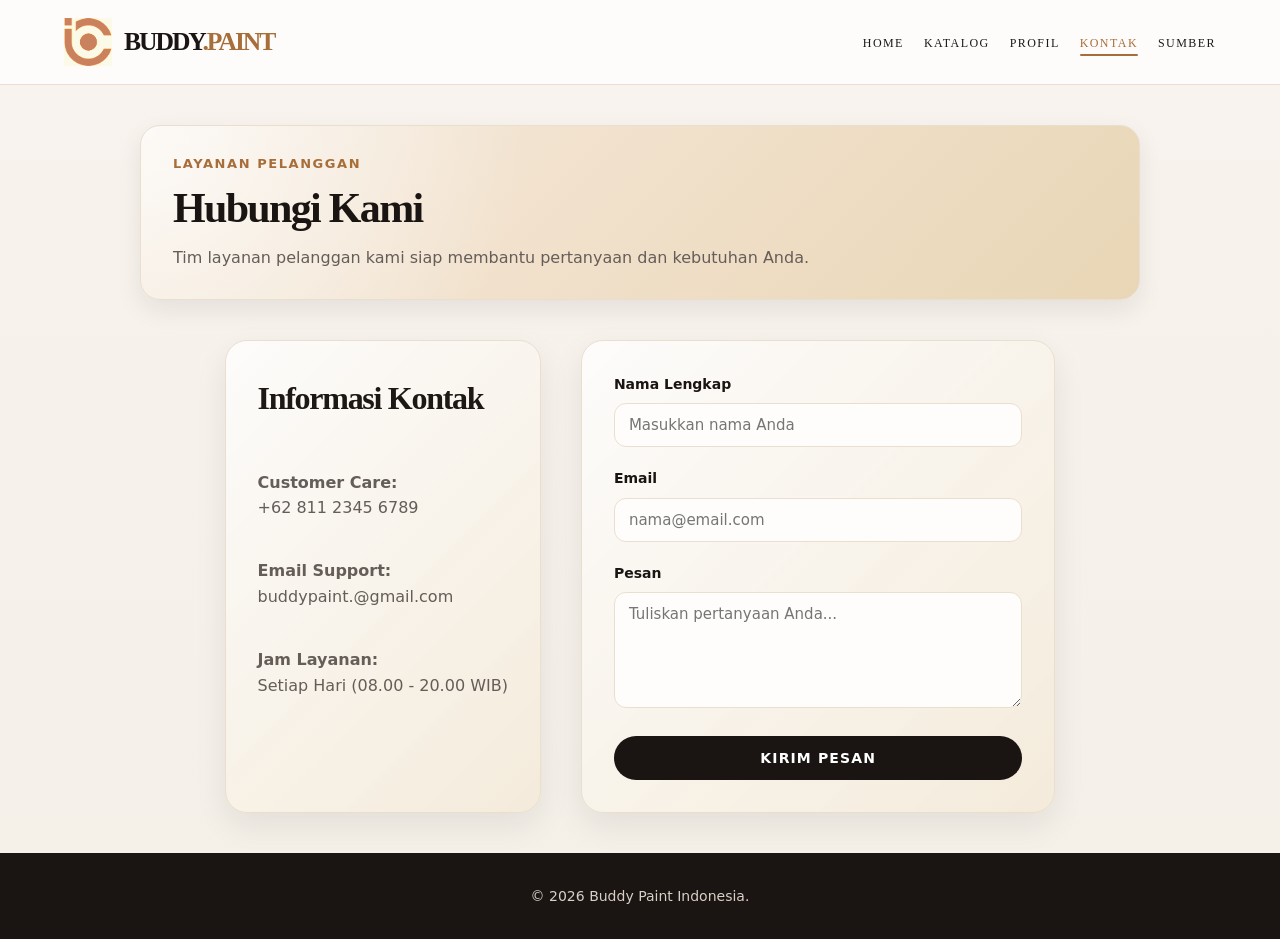
<file: kontak.html>
<!DOCTYPE html>
<html lang="id">
<head>
    <meta charset="UTF-8">
    <meta name="viewport" content="width=device-width, initial-scale=1.0">
    <title>Buddy Paint - Hubungi Kami</title>
    <style>
        :root {
            --bg: #f4efe7;
            --bg-strong: #e9dfd0;
            --panel: #fffdf8;
            --panel-soft: #f4ead8;
            --text: #1d1815;
            --muted: #655d58;
            --accent: #d3b28c;
            --accent-strong: #a86e3a;
            --dark: #1a1513;
            --line: #eadfcf;
            --shadow: rgba(29, 24, 21, 0.08);
        }

        * { margin: 0; padding: 0; box-sizing: border-box; font-family: 'Segoe UI', system-ui, sans-serif; }
        body { background: linear-gradient(180deg, #f8f3ee 0%, var(--bg) 100%); color: var(--text); line-height: 1.6; display: flex; flex-direction: column; min-height: 100vh; }

        h1, h2, h3 { font-family: Georgia, 'Times New Roman', serif; letter-spacing: -0.04em; }

        .brand-text,
        .brand-logo,
        .brand-logo span {
            font-family: Georgia, 'Times New Roman', serif;
        }

        header { background: rgba(255, 255, 255, 0.74); border-bottom: 1px solid var(--line); backdrop-filter: blur(10px); position: sticky; top: 0; z-index: 1000; transition: box-shadow 0.25s ease, background 0.25s ease; }
        header.scrolled { background: rgba(255, 255, 255, 0.9); box-shadow: 0 12px 28px rgba(29, 24, 21, 0.08); }
        nav { max-width: 1200px; margin: 0 auto; padding: 18px 24px; display: flex; justify-content: space-between; align-items: center; }
        .logo { font-size: 24px; font-weight: 800; color: var(--dark); text-decoration: none; letter-spacing: -0.05em; }
        .logo span { color: var(--accent-strong); }
        .nav-links { display: flex; gap: 28px; list-style: none; }
        .nav-links a { text-decoration: none; color: var(--text); font-size: 12px; letter-spacing: 0.12em; text-transform: uppercase; font-weight: 700; position: relative; padding-bottom: 6px; }
        .nav-links a::after { content: ""; position: absolute; left: 0; bottom: 0; width: 100%; height: 2px; border-radius: 999px; background: var(--accent-strong); transform: scaleX(0); transform-origin: left; transition: transform 0.22s ease; }
        .nav-links a:hover, .nav-links a.active { color: var(--accent-strong); }
        .nav-links a:hover::after, .nav-links a.active::after { transform: scaleX(1); }

        .menu-toggle { display: none; width: 46px; height: 46px; border: 1px solid var(--line); border-radius: 12px; background: rgba(255,255,255,0.8); cursor: pointer; padding: 10px 8px; }
        .menu-toggle span { display: block; width: 100%; height: 2px; background: var(--dark); border-radius: 99px; margin: 5px 0; transition: transform 0.25s ease, opacity 0.25s ease; }
        .menu-toggle.is-open span:nth-child(1) { transform: translateY(7px) rotate(45deg); }
        .menu-toggle.is-open span:nth-child(2) { opacity: 0; }
        .menu-toggle.is-open span:nth-child(3) { transform: translateY(-7px) rotate(-45deg); }

        @media (max-width: 720px) {
            nav { padding: 12px 16px; }
            .menu-toggle { display: inline-block; }
            .nav-links { position: absolute; top: calc(100% + 10px); right: 16px; left: 16px; background: rgba(255,255,255,0.96); border: 1px solid var(--line); border-radius: 16px; box-shadow: 0 18px 38px rgba(29, 24, 21, 0.08); padding: 10px 12px; flex-direction: column; gap: 8px; opacity: 0; pointer-events: none; transform: translateY(-8px); transition: opacity 0.2s ease, transform 0.2s ease; }
            .nav-links.is-open { opacity: 1; pointer-events: auto; transform: translateY(0); }
            .nav-links a { display: block; padding: 10px 12px; border-radius: 10px; }
            .nav-links a:hover { background: rgba(200, 168, 131, 0.08); }
            .page-header { width: calc(100% - 32px); margin: 24px auto 20px; padding: 24px 20px; }
            .main-container { margin-top: 0; }
        }

        .page-header { background: radial-gradient(circle at top left, rgba(255,255,255,0.75), transparent 38%), linear-gradient(135deg, #f5ebdf 0%, #f1e0ca 48%, #e8d6b6 100%); width: min(calc(100% - 48px), 1000px); margin: 40px auto 0; padding: 28px 32px; border: 1px solid var(--line); border-radius: 20px; box-shadow: 0 10px 24px var(--shadow); }
        .page-header .eyebrow { display: block; margin-bottom: 8px; color: var(--accent-strong); font-size: 13px; font-weight: 700; letter-spacing: 0.12em; text-transform: uppercase; }
        .page-header h1 { margin: 8px 0 12px; font-size: clamp(30px, 5vw, 42px); line-height: 1.2; color: var(--dark); }
        .page-header p { color: var(--muted); margin: 0; }

        .main-container { max-width: 1000px; margin: 40px auto; padding: 0 24px; flex: 1; }
        .contact-layout { display: grid; grid-template-columns: 1fr 1.5fr; gap: 40px; }

        .contact-info, .contact-form {
            background: linear-gradient(135deg, rgba(255,255,255,0.78), rgba(244,234,216,0.82)); border: 1px solid var(--line);
            border-radius: 22px; padding: 32px; box-shadow: 0 12px 32px var(--shadow);
        }

        .contact-info h2 { font-size: 2rem; margin-bottom: 20px; }
        .contact-info p { color: var(--muted); margin-bottom: 12px; }

        .form-control { margin-bottom: 20px; }
        .form-control label { display: block; font-size: 14px; font-weight: 700; margin-bottom: 8px; color: var(--dark); }
        .form-control input, .form-control textarea {
            width: 100%; padding: 12px 14px; border: 1px solid var(--line); border-radius: 12px; font-size: 15px; background: #fffdfb;
        }

        .submit-btn {
            background: var(--dark); color: white; border: none; padding: 14px 18px;
            border-radius: 999px; font-size: 14px; letter-spacing: 0.08em; text-transform: uppercase; font-weight: 700; cursor: pointer; width: 100%;
        }

        .form-status {
            margin-top: 18px;
            padding: 12px 14px;
            border-radius: 12px;
            font-size: 14px;
            font-weight: 600;
            background: rgba(168, 110, 58, 0.08);
            border: 1px solid rgba(168, 110, 58, 0.2);
            color: var(--accent-strong);
        }

        .form-status[hidden] {
            display: none;
        }

        footer { margin-top: auto; background: var(--dark); color: #d8cfc5; padding: 32px 24px; text-align: center; font-size: 14px; }
    </style>
    <link rel="stylesheet" href="header.css">
</head>
<body>
    <header class="site-header">
        <nav>
            <a href="index.html" class="brand-logo" aria-label="Buddy Paint beranda">
                <span class="brand-mark" aria-hidden="true">
                    <img src="logo.png" alt="" />
                </span>
                <span class="brand-text">BUDDY<span>.PAINT</span></span>
            </a>
            <button class="menu-toggle" type="button" aria-label="Buka menu" aria-expanded="false">
                <span></span>
                <span></span>
                <span></span>
            </button>
            <ul class="nav-links">
                <li><a href="index.html">Home</a></li>
                <li><a href="katalog.html">Katalog</a></li>
                <li><a href="profil.html">Profil</a></li>
                <li><a href="kontak.html" class="active">Kontak</a></li>
                <li><a href="sumber-gambar.html">Sumber</a></li>
            </ul>
        </nav>
    </header>
    <button class="header-peek" type="button" aria-label="Tampilkan navigasi" aria-expanded="false" title="Tampilkan navigasi">
        <span></span><span></span><span></span>
    </button>

    <div class="page-header">
        <span class="eyebrow">Layanan Pelanggan</span>
        <h1>Hubungi Kami</h1>
        <p>Tim layanan pelanggan kami siap membantu pertanyaan dan kebutuhan Anda.</p>
    </div>

    <main class="main-container">
        <div class="contact-layout">
            <div class="contact-info">
                <h2>Informasi Kontak</h2>
                <br>
                <p><strong>Customer Care:</strong><br>+62 811 2345 6789</p><br>
                <p><strong>Email Support:</strong><br>buddypaint.@gmail.com</p><br>
                <p><strong>Jam Layanan:</strong><br>Setiap Hari (08.00 - 20.00 WIB)</p>
            </div>

            <form class="contact-form" id="contactForm">
                <div class="form-control">
                    <label>Nama Lengkap</label>
                    <input type="text" placeholder="Masukkan nama Anda" required>
                </div>
                <div class="form-control">
                    <label>Email</label>
                    <input type="email" placeholder="nama@email.com" required>
                </div>
                <div class="form-control">
                    <label>Pesan</label>
                    <textarea rows="5" placeholder="Tuliskan pertanyaan Anda..." required></textarea>
                </div>
                <button type="submit" class="submit-btn">Kirim Pesan</button>
                <div class="form-status" id="formStatus" role="status" aria-live="polite" hidden>Pesan Anda berhasil dikirim.</div>
            </form>
        </div>
    </main>

    <footer>
        &copy; 2026 Buddy Paint Indonesia.
    </footer>

    <script>
        const siteHeader = document.querySelector('.site-header');
        const menuButton = document.querySelector('.menu-toggle');
        const navMenu = document.querySelector('.nav-links');
        const contactForm = document.getElementById('contactForm');
        const formStatus = document.getElementById('formStatus');

        if (siteHeader) {
            window.addEventListener('scroll', () => {
                siteHeader.classList.toggle('scrolled', window.scrollY > 12);
            });
        }

        if (contactForm && formStatus) {
            contactForm.addEventListener('submit', (event) => {
                event.preventDefault();
                formStatus.hidden = false;
                formStatus.textContent = 'Pesan Anda berhasil dikirim. Terima kasih!';
            });
        }

        if (menuButton && navMenu) {
            menuButton.addEventListener('click', () => {
                const isOpen = navMenu.classList.toggle('is-open');
                menuButton.classList.toggle('is-open', isOpen);
                menuButton.setAttribute('aria-expanded', String(isOpen));
            });

            navMenu.querySelectorAll('a').forEach((link) => {
                link.addEventListener('click', () => {
                    navMenu.classList.remove('is-open');
                    menuButton.classList.remove('is-open');
                    menuButton.setAttribute('aria-expanded', 'false');
                });
            });

            window.addEventListener('resize', () => {
                if (window.innerWidth > 720) {
                    navMenu.classList.remove('is-open');
                    menuButton.classList.remove('is-open');
                    menuButton.setAttribute('aria-expanded', 'false');
                }
            });
        }
    </script>
    <script src="header.js"></script>
</body>
</html>
</file>
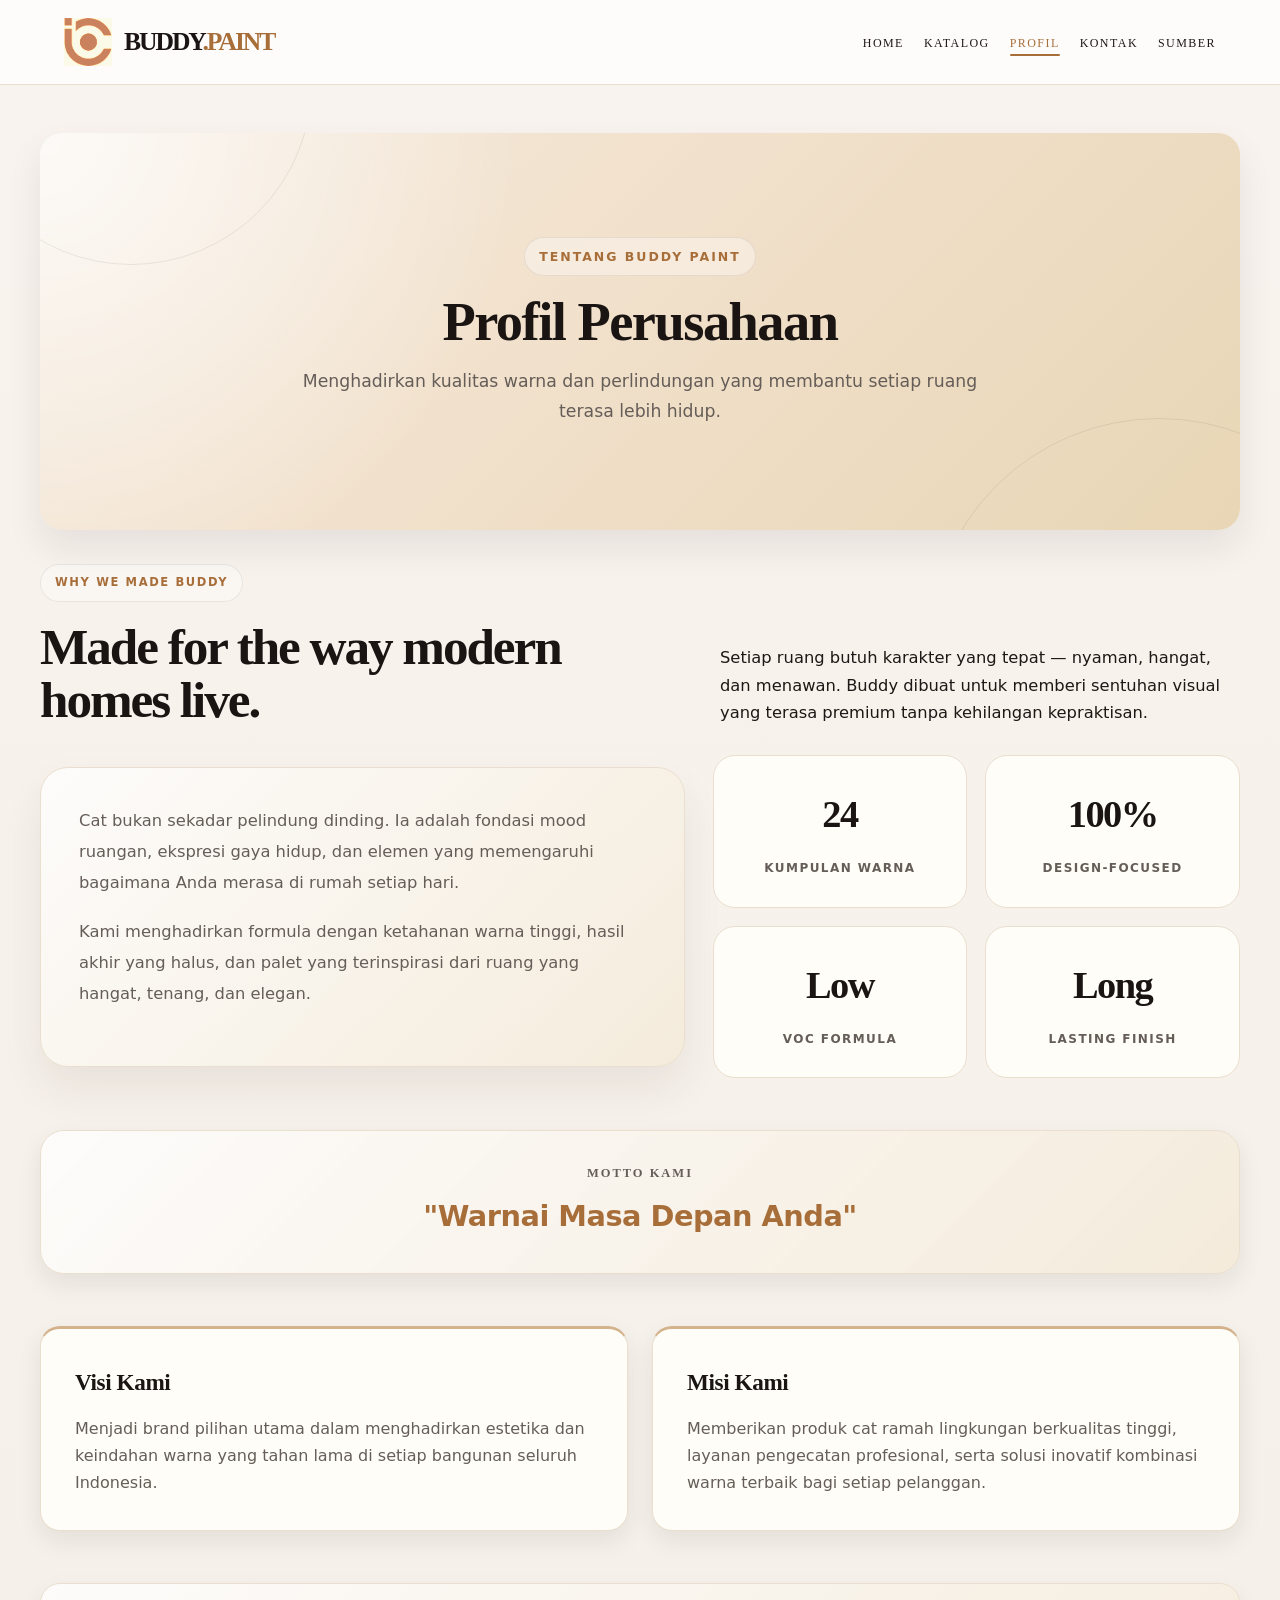
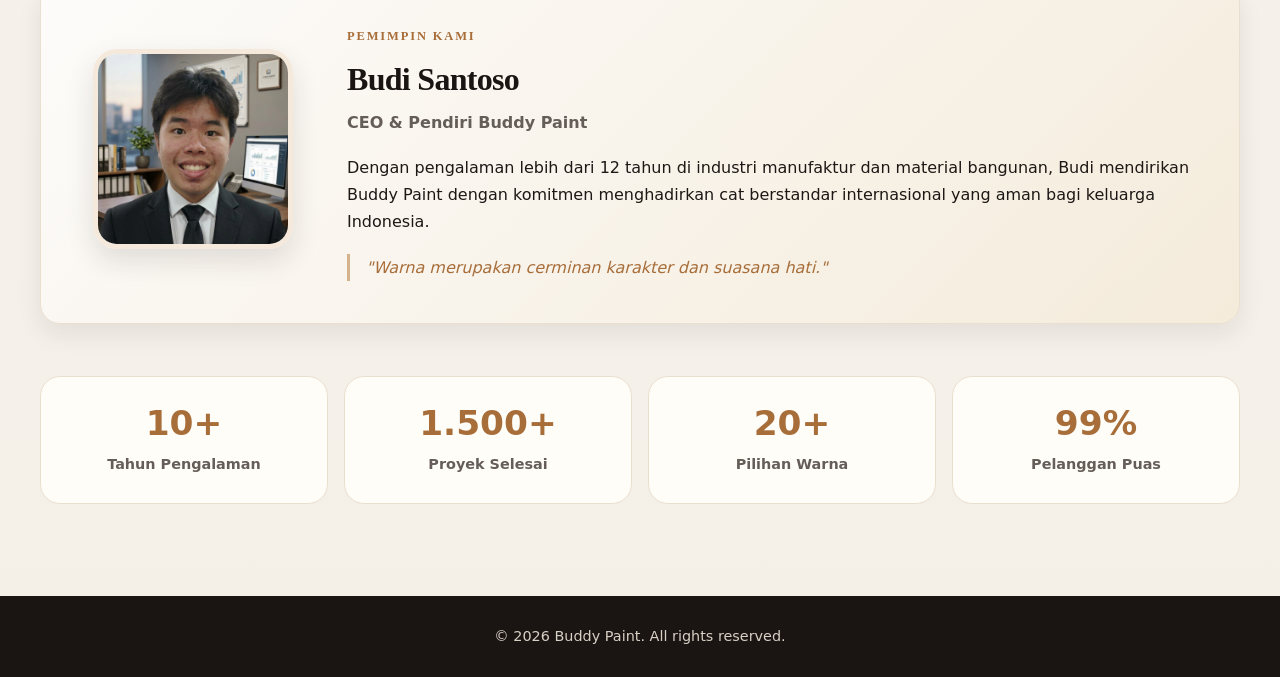
<file: profil.html>
<!DOCTYPE html>
<html lang="id">
<head>
  <meta charset="UTF-8">
  <meta name="viewport" content="width=device-width, initial-scale=1.0">
  <title>Profil - Buddy Paint</title>
  <style>
    :root {
      --bg: #f4efe7;
      --bg-strong: #e9dfd0;
      --panel: #fffdf8;
      --panel-soft: #f4ead8;
      --text: #1d1815;
      --muted: #655d58;
      --accent: #d3b28c;
      --accent-strong: #a86e3a;
      --dark: #1a1513;
      --line: #eadfcf;
      --shadow: rgba(29, 24, 21, 0.08);
    }

    * { margin: 0; padding: 0; box-sizing: border-box; }
    body { font-family: 'Segoe UI', system-ui, -apple-system, sans-serif; background: linear-gradient(180deg, #f8f3ee 0%, var(--bg) 100%); color: var(--text); line-height: 1.7; }
    a { text-decoration: none; color: inherit; }
    ul { list-style: none; }
    h1, h2, h3 { font-family: Georgia, 'Times New Roman', serif; letter-spacing: -0.04em; }

    .container { max-width: 1200px; margin: 0 auto; padding: 0 24px; }
    .section { padding: 48px 0 72px; }

    .navbar { background: rgba(255, 255, 255, 0.74); border-bottom: 1px solid var(--line); position: sticky; top: 0; z-index: 100; backdrop-filter: blur(10px); transition: box-shadow 0.25s ease, background 0.25s ease; }
    .navbar.scrolled { background: rgba(255,255,255,0.9); box-shadow: 0 12px 28px rgba(29,24,21,0.08); }
    .navbar .container { display: flex; justify-content: space-between; align-items: center; min-height: 74px; }
    .logo { font-size: 1.5rem; font-weight: 800; color: var(--dark); letter-spacing: -0.7px; }
    .logo span { color: var(--accent-strong); }
    .nav-links { display: flex; gap: 28px; }
    .nav-links a { color: var(--text); font-weight: 700; font-size: 0.72rem; letter-spacing: 0.12em; text-transform: uppercase; transition: color 0.2s ease; position: relative; padding-bottom: 6px; }
    .nav-links a::after { content: ""; position: absolute; left: 0; bottom: 0; width: 100%; height: 2px; background: var(--accent-strong); border-radius: 999px; transform: scaleX(0); transform-origin: left; transition: transform 0.22s ease; }
    .nav-links a:hover, .nav-links a.active { color: var(--accent-strong); }
    .nav-links a:hover::after, .nav-links a.active::after { transform: scaleX(1); }

    .menu-toggle { display: none; width: 46px; height: 46px; border: 1px solid var(--line); border-radius: 12px; background: rgba(255,255,255,0.8); cursor: pointer; padding: 10px 8px; }
    .menu-toggle span { display: block; width: 100%; height: 2px; background: var(--dark); border-radius: 99px; margin: 5px 0; transition: transform 0.25s ease, opacity 0.25s ease; }
    .menu-toggle.is-open span:nth-child(1) { transform: translateY(7px) rotate(45deg); }
    .menu-toggle.is-open span:nth-child(2) { opacity: 0; }
    .menu-toggle.is-open span:nth-child(3) { transform: translateY(-7px) rotate(-45deg); }

    .profile-hero { position: relative; overflow: hidden; background: radial-gradient(circle at top left, rgba(255,255,255,0.75), transparent 38%), linear-gradient(135deg, #f5ebdf 0%, #f1e0ca 48%, #e8d6b6 100%); color: var(--dark); padding: clamp(56px, 9vw, 104px) 28px; text-align: center; border-radius: 22px; margin-bottom: 34px; box-shadow: 0 18px 36px rgba(29, 24, 21, 0.08); }
    .profile-hero::before, .profile-hero::after { content: ''; position: absolute; border: 1px solid rgba(29,24,21,0.08); border-radius: 50%; }
    .profile-hero::before { width: 360px; height: 360px; top: -230px; left: -90px; }
    .profile-hero::after { width: 460px; height: 460px; right: -150px; bottom: -350px; }
    .hero-eyebrow { display: inline-flex; align-items: center; gap: 8px; padding: 8px 14px; border: 1px solid rgba(26, 21, 19, 0.08); border-radius: 999px; background: rgba(255,255,255,0.35); color: var(--accent-strong); font-size: 0.78rem; font-weight: 700; letter-spacing: 0.16em; text-transform: uppercase; }
    .profile-hero h1 { font-size: clamp(2.2rem, 5vw, 3.4rem); line-height: 1.05; letter-spacing: -1.5px; margin: 18px 0 16px; }
    .profile-hero p { font-size: 1.08rem; color: var(--muted); max-width: 680px; margin: 0 auto; }

    .brand-story { margin-bottom: 52px; }
    .brand-story-header { display: flex; justify-content: space-between; align-items: end; gap: 20px; margin-bottom: 28px; }
    .brand-story-header h2 { font-size: clamp(2.4rem, 4vw, 3.5rem); line-height: 1.05; color: var(--dark); }
    .brand-story-header p { max-width: 520px; font-size: 1.02rem; line-height: 1.7; }
    .brand-story-eyebrow { display: inline-flex; align-items: center; gap: 8px; padding: 8px 14px; border: 1px solid rgba(26, 21, 19, 0.08); border-radius: 999px; background: rgba(255,255,255,0.35); color: var(--accent-strong); font-size: 0.72rem; letter-spacing: 0.14em; text-transform: uppercase; font-weight: 700; margin-bottom: 18px; }
    .brand-story-grid { display: grid; grid-template-columns: 1.1fr 0.9fr; gap: 28px; align-items: center; }
    .brand-story-copy { background: linear-gradient(135deg, rgba(255,255,255,0.78), rgba(244,234,216,0.82)); border: 1px solid var(--line); border-radius: 28px; padding: 38px; box-shadow: 0 22px 42px rgba(73, 52, 33, 0.08); }
    .brand-story-copy p { font-size: 1.02rem; line-height: 1.9; color: var(--muted); margin-bottom: 18px; }
    .brand-story-stats { display: grid; grid-template-columns: repeat(2, minmax(0, 1fr)); gap: 18px; }
    .brand-story-stat { background: var(--panel); border: 1px solid var(--line); border-radius: 22px; padding: 26px 20px; text-align: center; }
    .brand-story-stat strong { display: block; font-size: clamp(2rem, 3vw, 2.6rem); color: var(--dark); font-family: Georgia, 'Times New Roman', serif; letter-spacing: -0.04em; margin-bottom: 6px; }
    .brand-story-stat span { font-size: 0.75rem; letter-spacing: 0.12em; text-transform: uppercase; color: var(--muted); font-weight: 700; }

    .motto-card { background: linear-gradient(135deg, rgba(255,255,255,0.78), rgba(244,234,216,0.82)); border: 1px solid var(--line); text-align: center; padding: 32px 24px; border-radius: 24px; box-shadow: 0 10px 24px var(--shadow); margin-bottom: 52px; }
    .motto-card h2 { font-size: 0.78rem; color: var(--muted); text-transform: uppercase; letter-spacing: 0.16em; margin-bottom: 8px; }
    .motto-card blockquote { font-size: clamp(1.35rem, 3vw, 1.8rem); font-weight: 700; color: var(--accent-strong); letter-spacing: -0.5px; }

    .grid-2 { display: grid; grid-template-columns: repeat(2, minmax(0, 1fr)); gap: 24px; margin-bottom: 52px; }
    .card { background: var(--panel); padding: 34px; border: 1px solid var(--line); border-radius: 20px; box-shadow: 0 10px 24px var(--shadow); transition: transform 0.25s ease, box-shadow 0.25s ease; }
    .card:hover { transform: translateY(-4px); box-shadow: 0 16px 32px rgba(15, 23, 42, 0.08); }
    .card-profile { border-top: 3px solid var(--accent); }
    .card-profile h3 { margin-bottom: 12px; color: var(--dark); font-size: 1.45rem; letter-spacing: -0.4px; }
    .card-profile p { color: var(--muted); }

    .ceo-section { background: linear-gradient(135deg, rgba(255,255,255,0.78), rgba(244,234,216,0.82)); border: 1px solid var(--line); border-radius: 20px; box-shadow: 0 10px 24px var(--shadow); padding: 42px; display: flex; align-items: center; gap: 44px; margin-bottom: 52px; }
    .ceo-image-wrapper { flex: 0 0 220px; text-align: center; }
    .ceo-image { width: 200px; height: 200px; border-radius: 24px; object-fit: cover; border: 5px solid #f5e9dc; box-shadow: 0 12px 28px rgba(29, 24, 21, 0.12); }
    .ceo-info { flex: 1; }
    .ceo-info h2 { font-size: 0.78rem; color: var(--accent-strong); text-transform: uppercase; letter-spacing: 0.15em; margin-bottom: 5px; }
    .ceo-info h3 { font-size: 2rem; color: var(--dark); letter-spacing: -0.7px; margin-bottom: 2px; }
    .ceo-title { font-weight: 600; color: var(--muted); margin-bottom: 18px; display: block; }
    .ceo-bio { font-size: 1rem; color: var(--text); margin-bottom: 18px; }
    .ceo-quote { font-style: italic; color: var(--accent-strong); border-left: 3px solid var(--accent); padding-left: 16px; }

    .stats-grid { display: grid; grid-template-columns: repeat(4, minmax(0, 1fr)); gap: 16px; text-align: center; }
    .stat-item { background: var(--panel); padding: 26px 16px; border: 1px solid var(--line); border-radius: 20px; transition: transform 0.25s ease, box-shadow 0.25s ease; }
    .stat-item:hover { transform: translateY(-4px); box-shadow: 0 12px 24px rgba(15, 23, 42, 0.07); }
    .stat-number { font-size: 2.15rem; line-height: 1.2; font-weight: 800; color: var(--accent-strong); display: block; margin-bottom: 6px; }
    .stat-label { color: var(--muted); font-size: 0.9rem; font-weight: 600; }

    footer { background: var(--dark); color: #d8cfc5; text-align: center; padding: 28px 0; margin-top: 20px; font-size: 0.9rem; }

    @media (max-width: 768px) {
      .nav-links { gap: 14px; }
      .menu-toggle { display: inline-block; }
      .nav-links { position: absolute; top: calc(100% + 10px); right: 16px; left: 16px; background: rgba(255,255,255,0.96); border: 1px solid var(--line); border-radius: 16px; box-shadow: 0 18px 38px rgba(29,24,21,0.08); padding: 10px 12px; flex-direction: column; gap: 8px; opacity: 0; pointer-events: none; transform: translateY(-8px); transition: opacity 0.2s ease, transform 0.2s ease; }
      .nav-links.is-open { opacity: 1; pointer-events: auto; transform: translateY(0); }
      .nav-links a { display: block; padding: 10px 12px; border-radius: 10px; }
      .ceo-section { flex-direction: column; text-align: center; padding: 30px 22px; gap: 26px; }
      .ceo-image-wrapper { flex: auto; }
      .ceo-quote { border-left: none; border-top: 2px solid var(--accent); padding-left: 0; padding-top: 12px; }
      .brand-story-header { display: grid; align-items: start; }
      .brand-story-grid { grid-template-columns: 1fr; }
      .brand-story-copy { padding: 30px 24px; }
      .grid-2 { grid-template-columns: 1fr; }
      .stats-grid { grid-template-columns: repeat(2, minmax(0, 1fr)); }
    }

    @media (max-width: 520px) {
      .container { padding: 0 16px; }
      .navbar .container { min-height: 68px; flex-direction: column; justify-content: center; gap: 6px; padding-top: 10px; padding-bottom: 10px; }
      .nav-links { gap: 18px; }
      .nav-links a { font-size: 0.68rem; }
      .section { padding-top: 26px; }
      .profile-hero { border-radius: 14px; padding: 54px 20px; }
      .motto-card { margin-bottom: 34px; }
      .card { padding: 26px 24px; }
      .ceo-image { width: 170px; height: 170px; }
      .stats-grid { gap: 12px; }
      .stat-number { font-size: 1.8rem; }
    }
  </style>
  <link rel="stylesheet" href="header.css">
</head>
<body>

  <nav class="navbar site-header">
    <div class="container">
      <a href="index.html" class="brand-logo" aria-label="Buddy Paint beranda">
        <span class="brand-mark" aria-hidden="true">
          <img src="logo.png" alt="" />
        </span>
        <span class="brand-text">BUDDY<span>.PAINT</span></span>
      </a>
      <button class="menu-toggle" type="button" aria-label="Buka menu" aria-expanded="false">
        <span></span>
        <span></span>
        <span></span>
      </button>
      <ul class="nav-links">
        <li><a href="index.html">Home</a></li>
        <li><a href="katalog.html">Katalog</a></li>
        <li><a href="profil.html" class="active">Profil</a></li>
        <li><a href="kontak.html">Kontak</a></li>
        <li><a href="sumber-gambar.html">Sumber</a></li>
      </ul>
    </div>
  </nav>
  <button class="header-peek" type="button" aria-label="Tampilkan navigasi" aria-expanded="false" title="Tampilkan navigasi">
    <span></span><span></span><span></span>
  </button>

  <main class="container section">
    <header class="profile-hero">
      <span class="hero-eyebrow">Tentang Buddy Paint</span>
      <h1>Profil Perusahaan</h1>
      <p>Menghadirkan kualitas warna dan perlindungan yang membantu setiap ruang terasa lebih hidup.</p>
    </header>

    <section class="brand-story" aria-labelledby="brandStoryTitle">
      <div class="brand-story-header">
        <div>
          <span class="brand-story-eyebrow">Why we made Buddy</span>
          <h2 id="brandStoryTitle">Made for the way modern homes live.</h2>
        </div>
        <p>Setiap ruang butuh karakter yang tepat — nyaman, hangat, dan menawan. Buddy dibuat untuk memberi sentuhan visual yang terasa premium tanpa kehilangan kepraktisan.</p>
      </div>

      <div class="brand-story-grid">
        <div class="brand-story-copy">
          <p>Cat bukan sekadar pelindung dinding. Ia adalah fondasi mood ruangan, ekspresi gaya hidup, dan elemen yang memengaruhi bagaimana Anda merasa di rumah setiap hari.</p>
          <p>Kami menghadirkan formula dengan ketahanan warna tinggi, hasil akhir yang halus, dan palet yang terinspirasi dari ruang yang hangat, tenang, dan elegan.</p>
        </div>

        <div class="brand-story-stats">
          <div class="brand-story-stat">
            <strong>24</strong>
            <span>kumpulan warna</span>
          </div>
          <div class="brand-story-stat">
            <strong>100%</strong>
            <span>design-focused</span>
          </div>
          <div class="brand-story-stat">
            <strong>Low</strong>
            <span>VOC formula</span>
          </div>
          <div class="brand-story-stat">
            <strong>Long</strong>
            <span>lasting finish</span>
          </div>
        </div>
      </div>
    </section>

    <!-- Motto Perusahaan -->
    <section class="motto-card">
      <h2>Motto Kami</h2>
      <blockquote>"Warnai Masa Depan Anda"</blockquote>
    </section>

    <!-- Visi & Misi -->
    <section class="grid-2">
      <div class="card card-profile">
        <h3>Visi Kami</h3>
        <p>Menjadi brand pilihan utama dalam menghadirkan estetika dan keindahan warna yang tahan lama di setiap bangunan seluruh Indonesia.</p>
      </div>
      <div class="card card-profile">
        <h3>Misi Kami</h3>
        <p>Memberikan produk cat ramah lingkungan berkualitas tinggi, layanan pengecatan profesional, serta solusi inovatif kombinasi warna terbaik bagi setiap pelanggan.</p>
      </div>
    </section>

    <!-- Profil CEO -->
    <section class="ceo-section">
      <div class="ceo-image-wrapper">
        <!-- Ganti src dengan path foto CEO Anda -->
        <img src="CEO.png" alt="Foto Budi Santoso, CEO Buddy Paint" class="ceo-image">
      </div>
      <div class="ceo-info">
        <h2>Pemimpin Kami</h2>
        <h3>Budi Santoso</h3>
        <span class="ceo-title">CEO & Pendiri Buddy Paint</span>
        <p class="ceo-bio">
          Dengan pengalaman lebih dari 12 tahun di industri manufaktur dan material bangunan, Budi mendirikan Buddy Paint dengan komitmen menghadirkan cat berstandar internasional yang aman bagi keluarga Indonesia.
        </p>
        <p class="ceo-quote">
          "Warna merupakan cerminan karakter dan suasana hati."
        </p>
      </div>
    </section>

    <!-- Statistik Perusahaan -->
    <section class="stats-grid">
      <div class="stat-item">
        <span class="stat-number">10+</span>
        <span class="stat-label">Tahun Pengalaman</span>
      </div>
      <div class="stat-item">
        <span class="stat-number">1.500+</span>
        <span class="stat-label">Proyek Selesai</span>
      </div>
      <div class="stat-item">
        <span class="stat-number">20+</span>
        <span class="stat-label">Pilihan Warna</span>
      </div>
      <div class="stat-item">
        <span class="stat-number">99%</span>
        <span class="stat-label">Pelanggan Puas</span>
      </div>
    </section>
  </main>

  <footer>
    <p>&copy; 2026 Buddy Paint. All rights reserved.</p>
  </footer>

  <script>
    const profNavbar = document.querySelector('.navbar');
    const profToggle = document.querySelector('.menu-toggle');
    const profNavLinks = document.querySelector('.nav-links');

    if (profNavbar) {
      window.addEventListener('scroll', () => {
        profNavbar.classList.toggle('scrolled', window.scrollY > 12);
      });
    }

    if (profToggle && profNavLinks) {
      profToggle.addEventListener('click', () => {
        const isOpen = profNavLinks.classList.toggle('is-open');
        profToggle.classList.toggle('is-open', isOpen);
        profToggle.setAttribute('aria-expanded', String(isOpen));
      });

      profNavLinks.querySelectorAll('a').forEach((link) => {
        link.addEventListener('click', () => {
          profNavLinks.classList.remove('is-open');
          profToggle.classList.remove('is-open');
          profToggle.setAttribute('aria-expanded', 'false');
        });
      });

      window.addEventListener('resize', () => {
        if (window.innerWidth > 768) {
          profNavLinks.classList.remove('is-open');
          profToggle.classList.remove('is-open');
          profToggle.setAttribute('aria-expanded', 'false');
        }
      });
    }
  </script>

  <script src="header.js"></script>
</body>
</html>
</file>
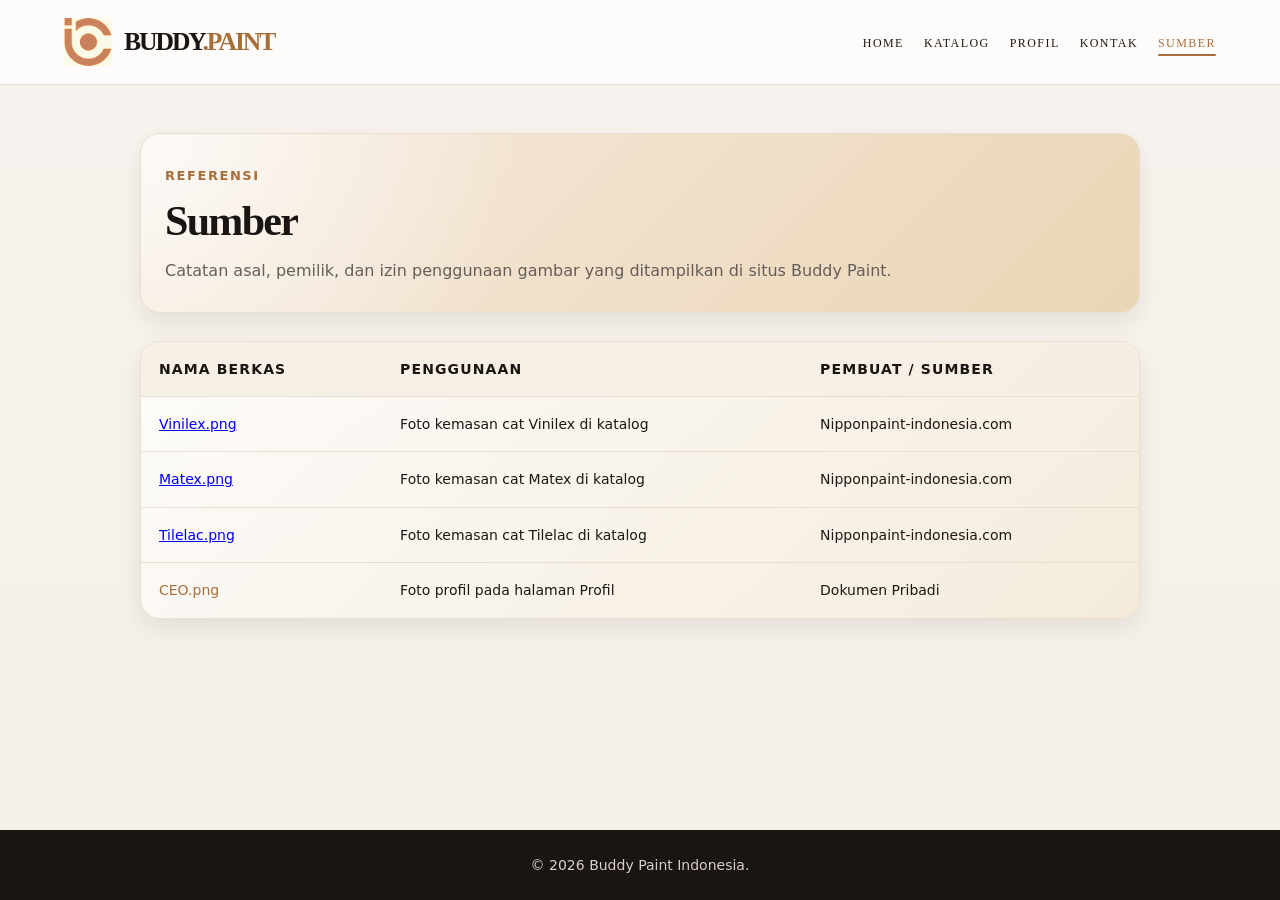
<file: sumber-gambar.html>
<!DOCTYPE html>
<html lang="id">
<head>
    <meta charset="UTF-8">
    <meta name="viewport" content="width=device-width, initial-scale=1.0">
    <title>Buddy Paint - Sumber</title>
    <style>
        :root {
            --bg: #f4efe7;
            --bg-strong: #e9dfd0;
            --panel: #fffdf8;
            --panel-soft: #f4ead8;
            --text: #1d1815;
            --muted: #655d58;
            --accent: #d3b28c;
            --accent-strong: #a86e3a;
            --dark: #1a1513;
            --line: #eadfcf;
            --shadow: rgba(29, 24, 21, 0.08);
        }

        * { margin: 0; padding: 0; box-sizing: border-box; font-family: 'Segoe UI', system-ui, sans-serif; }
        body { background: linear-gradient(180deg, #f8f3ee 0%, var(--bg) 100%); color: var(--text); line-height: 1.6; min-height: 100vh; display: flex; flex-direction: column; }
        h1, h2, h3 { font-family: Georgia, 'Times New Roman', serif; letter-spacing: -0.04em; }
        .brand-text,
        .brand-logo,
        .brand-logo span {
            font-family: Georgia, 'Times New Roman', serif;
        }
        header { background: rgba(255, 255, 255, 0.74); border-bottom: 1px solid var(--line); backdrop-filter: blur(10px); position: sticky; top: 0; z-index: 1000; transition: box-shadow 0.25s ease, background 0.25s ease; }
        header.scrolled { background: rgba(255,255,255,0.9); box-shadow: 0 12px 28px rgba(29,24,21,0.08); }
        nav { max-width: 1200px; margin: 0 auto; padding: 18px 24px; display: flex; justify-content: space-between; align-items: center; gap: 24px; }
        .logo { color: var(--dark); font-size: 24px; font-weight: 800; text-decoration: none; white-space: nowrap; letter-spacing: -0.05em; }
        .logo span { color: var(--accent-strong); }
        .nav-links { display: flex; flex-wrap: wrap; gap: 20px; list-style: none; }
        .nav-links a { color: var(--text); font-size: 12px; letter-spacing: 0.12em; text-transform: uppercase; font-weight: 700; text-decoration: none; position: relative; padding-bottom: 6px; }
        .nav-links a::after { content: ""; position: absolute; left: 0; bottom: 0; width: 100%; height: 2px; background: var(--accent-strong); border-radius: 999px; transform: scaleX(0); transform-origin: left; transition: transform 0.22s ease; }
        .nav-links a:hover, .nav-links a.active { color: var(--accent-strong); }
        .nav-links a:hover::after, .nav-links a.active::after { transform: scaleX(1); }

        .menu-toggle { display: none; width: 46px; height: 46px; border: 1px solid var(--line); border-radius: 12px; background: rgba(255,255,255,0.8); cursor: pointer; padding: 10px 8px; }
        .menu-toggle span { display: block; width: 100%; height: 2px; background: var(--dark); border-radius: 99px; margin: 5px 0; transition: transform 0.25s ease, opacity 0.25s ease; }
        .menu-toggle.is-open span:nth-child(1) { transform: translateY(7px) rotate(45deg); }
        .menu-toggle.is-open span:nth-child(2) { opacity: 0; }
        .menu-toggle.is-open span:nth-child(3) { transform: translateY(-7px) rotate(-45deg); }
        main { width: min(100% - 40px, 1000px); margin: 48px auto; flex: 1; }
        .page-header { margin-bottom: 28px; background: radial-gradient(circle at top left, rgba(255,255,255,0.75), transparent 38%), linear-gradient(135deg, #f5ebdf 0%, #f1e0ca 48%, #e8d6b6 100%); border: 1px solid var(--line); border-radius: 20px; padding: 28px 24px; box-shadow: 0 10px 24px var(--shadow); }
        .eyebrow { color: var(--accent-strong); font-size: 13px; font-weight: 700; text-transform: uppercase; letter-spacing: 0.12em; }
        h1 { color: var(--dark); font-size: clamp(30px, 5vw, 42px); line-height: 1.2; margin: 8px 0 12px; }
        .page-header p { color: var(--muted); }
        .table-wrap { overflow-x: auto; background: linear-gradient(135deg, rgba(255,255,255,0.78), rgba(244,234,216,0.82)); border: 1px solid var(--line); border-radius: 20px; box-shadow: 0 10px 24px var(--shadow); }
        table { width: 100%; border-collapse: collapse; min-width: 700px; text-align: left; }
        th, td { padding: 16px 18px; border-bottom: 1px solid var(--line); vertical-align: top; }
        th { background: rgba(246,239,229,0.9); color: var(--dark); font-size: 14px; text-transform: uppercase; letter-spacing: 0.08em; }
        td { font-size: 14px; color: var(--text); }
        td code { color: var(--accent-strong); }
        tbody tr:last-child td { border-bottom: 0; }
        footer { margin-top: auto; background: var(--dark); color: #d8cfc5; padding: 24px; text-align: center; font-size: 14px; }
        @media (max-width: 680px) {
            nav { align-items: center; flex-direction: row; gap: 12px; }
            .menu-toggle { display: inline-block; }
            .nav-links { position: absolute; top: calc(100% + 10px); right: 16px; left: 16px; background: rgba(255,255,255,0.96); border: 1px solid var(--line); border-radius: 16px; box-shadow: 0 18px 38px rgba(29,24,21,0.08); padding: 10px 12px; flex-direction: column; gap: 8px; opacity: 0; pointer-events:none; transform: translateY(-8px); transition: opacity 0.2s ease, transform 0.2s ease; }
            .nav-links.is-open { opacity: 1; pointer-events: auto; transform: translateY(0); }
            .nav-links a { display: block; padding: 10px 12px; border-radius: 10px; }
            main { margin: 32px auto; }
        }
    </style>
    <link rel="stylesheet" href="header.css">
</head>
<body>
    <header class="site-header">
        <nav>
            <a href="index.html" class="brand-logo" aria-label="Buddy Paint beranda">
                <span class="brand-mark" aria-hidden="true">
                    <img src="logo.png" alt="" />
                </span>
                <span class="brand-text">BUDDY<span>.PAINT</span></span>
            </a>
            <button class="menu-toggle" type="button" aria-label="Buka menu" aria-expanded="false">
                <span></span>
                <span></span>
                <span></span>
            </button>
            <ul class="nav-links">
                <li><a href="index.html">Home</a></li>
                <li><a href="katalog.html">Katalog</a></li>
                <li><a href="profil.html">Profil</a></li>
                <li><a href="kontak.html">Kontak</a></li>
                <li><a href="sumber-gambar.html" class="active">Sumber</a></li>
            </ul>
        </nav>
    </header>
    <button class="header-peek" type="button" aria-label="Tampilkan navigasi" aria-expanded="false" title="Tampilkan navigasi">
        <span></span><span></span><span></span>
    </button>

    <main>
        <section class="page-header">
            <span class="eyebrow">Referensi</span>
            <h1>Sumber</h1>
            <p>Catatan asal, pemilik, dan izin penggunaan gambar yang ditampilkan di situs Buddy Paint.</p>
        </section>

        <div class="table-wrap">
            <table>
                <thead>
                    <tr>
                        <th>Nama berkas</th>
                        <th>Penggunaan</th>
                        <th>Pembuat / sumber</th>
                    </tr>
                </thead>
                <tbody>
                    <tr>
                        <td><code><a href="https://www.nipponpaint-indonesia.com/products/interior/dinding-interior/nippon-vinilex-with-silver-ion" target="_blank">Vinilex.png</a></code></td>
                        <td>Foto kemasan cat Vinilex di katalog</td>
                        <td>Nipponpaint-indonesia.com</td>
                    </tr>
                    <tr>
                        <td><code><a href="https://www.nipponpaint-indonesia.com/products/interior/dinding-interior/matex" target="_blank">Matex.png</a></code></td>
                        <td>Foto kemasan cat Matex di katalog</td>
                        <td>Nipponpaint-indonesia.com</td>
                    </tr>
                    <tr>
                        <td><code><a href="https://www.nipponpaint-indonesia.com/products/eksterior/dinding-exterior/tilelac-textured-paint" target="_blank">Tilelac.png</a></code></td>
                        <td>Foto kemasan cat Tilelac di katalog</td>
                        <td>Nipponpaint-indonesia.com</td>
                    </tr>
                    <tr>
                        <td><code>CEO.png</code></td>
                        <td>Foto profil pada halaman Profil</td>
                        <td>Dokumen Pribadi</td>
                    </tr>
                </tbody>
            </table>
        </div>

    </main>

    <footer>&copy; 2026 Buddy Paint Indonesia.</footer>

    <script>
        const sourceHeader = document.querySelector('.site-header');
        const sourceToggle = document.querySelector('.menu-toggle');
        const sourceNavLinks = document.querySelector('.nav-links');

        if (sourceHeader) {
            window.addEventListener('scroll', () => {
                sourceHeader.classList.toggle('scrolled', window.scrollY > 12);
            });
        }

        if (sourceToggle && sourceNavLinks) {
            sourceToggle.addEventListener('click', () => {
                const isOpen = sourceNavLinks.classList.toggle('is-open');
                sourceToggle.classList.toggle('is-open', isOpen);
                sourceToggle.setAttribute('aria-expanded', String(isOpen));
            });

            sourceNavLinks.querySelectorAll('a').forEach((link) => {
                link.addEventListener('click', () => {
                    sourceNavLinks.classList.remove('is-open');
                    sourceToggle.classList.remove('is-open');
                    sourceToggle.setAttribute('aria-expanded', 'false');
                });
            });

            window.addEventListener('resize', () => {
                if (window.innerWidth > 680) {
                    sourceNavLinks.classList.remove('is-open');
                    sourceToggle.classList.remove('is-open');
                    sourceToggle.setAttribute('aria-expanded', 'false');
                }
            });
        }
    </script>
    <script src="header.js"></script>
</body>
</html>
</file>
<file: header.css>
.site-header,
.navbar {
    background: rgba(255, 255, 255, 0.74);
    border-bottom: 1px solid var(--line);
}

.site-header.scrolled,
.navbar.scrolled {
    background: rgba(255, 255, 255, 0.9);
}

.hero,
.page-header,
.profile-hero {
    background: radial-gradient(circle at top left, rgba(255, 255, 255, 0.75), transparent 38%), linear-gradient(135deg, #f5ebdf 0%, #f1e0ca 48%, #e8d6b6 100%);
}

.brand-logo {
    display: inline-flex;
    align-items: center;
    gap: 12px;
    text-decoration: none;
    color: var(--dark);
}

.brand-mark {
    display: inline-flex;
    align-items: center;
    justify-content: center;
    width: 48px;
    height: 48px;
    flex-shrink: 0;
}

.brand-mark svg,
.brand-mark img {
    width: 100%;
    height: 100%;
    display: block;
    object-fit: contain;
    filter: sepia(0.85) saturate(1.4) hue-rotate(-18deg) brightness(0.92) contrast(1.15);
}

.brand-text {
    font-family: Georgia, 'Times New Roman', serif;
    font-size: clamp(1.5rem, 2vw, 2.25rem);
    line-height: 1;
    letter-spacing: -0.08em;
    font-weight: 700;
    color: var(--dark);
    white-space: nowrap;
}

.site-header .nav-links a,
.navbar .nav-links a,
.catalog-header .nav-menu a {
    color: var(--text);
    font-family: Georgia, 'Times New Roman', serif;
    font-size: 12px;
    font-weight: 400;
    letter-spacing: 0.12em;
    text-decoration: none;
    text-transform: uppercase;
    position: relative;
    padding-bottom: 6px;
}

.site-header .nav-links,
.navbar .nav-links,
.catalog-header .nav-menu {
    gap: 20px;
}

.site-header .nav-links a::after,
.navbar .nav-links a::after,
.catalog-header .nav-menu a::after {
    content: "";
    display: block;
    position: absolute;
    left: 0;
    bottom: 0;
    width: 100%;
    height: 2px;
    border-radius: 999px;
    background: var(--accent-strong);
    transform: scaleX(0);
    transform-origin: left;
    transition: transform 0.22s ease;
}

.site-header .nav-links a:hover,
.site-header .nav-links a.active,
.navbar .nav-links a:hover,
.navbar .nav-links a.active,
.catalog-header .nav-menu a:hover,
.catalog-header .nav-menu a.active {
    color: var(--accent-strong);
}

.site-header .nav-links a:hover::after,
.site-header .nav-links a.active::after,
.navbar .nav-links a:hover::after,
.navbar .nav-links a.active::after,
.catalog-header .nav-menu a:hover::after,
.catalog-header .nav-menu a.active::after {
    transform: scaleX(1);
}

.site-header.catalog-header {
    padding: 18px max(24px, calc((100% - 1152px) / 2));
}

.navbar > .container {
    width: 100%;
    max-width: 1200px;
    min-height: 0;
    margin: 0 auto;
    padding: 18px 24px;
    display: flex;
    flex-direction: row;
    justify-content: space-between;
    align-items: center;
}

.brand-text span {
    color: var(--accent-strong);
}

.site-header,
.navbar {
    transition: transform 0.25s ease, visibility 0s, box-shadow 0.25s ease, background 0.25s ease;
}

.site-header.is-condensed,
.navbar.is-condensed {
    transform: translateY(calc(-100% - 8px));
    visibility: hidden;
    pointer-events: none;
    transition: transform 0.25s ease, visibility 0s linear 0.25s;
}

.site-header.is-revealed,
.navbar.is-revealed {
    transform: translateY(0);
    visibility: visible;
    pointer-events: auto;
}

.header-peek {
    position: fixed;
    top: 50%;
    right: 16px;
    z-index: 1100;
    width: 48px;
    height: 48px;
    display: grid;
    place-content: center;
    gap: 3px;
    border: 1px solid var(--line);
    border-radius: 50%;
    background: rgba(255, 253, 249, 0.94);
    box-shadow: 0 8px 24px rgba(29, 24, 21, 0.14);
    cursor: pointer;
    opacity: 0;
    pointer-events: none;
    transform: translate(12px, -50%) scale(0.9);
    transition: opacity 0.2s ease, transform 0.2s ease;
}

.header-peek span {
    width: 14px;
    height: 2px;
    border-radius: 2px;
    background: var(--dark);
}

body.has-scrolled:not(.header-visible) .header-peek {
    opacity: 1;
    pointer-events: auto;
    transform: translate(0, -50%) scale(1);
}

.catalog-header {
    display: flex;
    justify-content: space-between;
    align-items: center;
    gap: 24px;
    padding: 14px max(24px, calc((100% - 1152px) / 2));
}

.catalog-header .nav-menu {
    display: flex;
    align-items: center;
}

@media (max-width: 760px) {
    .site-header > nav,
    .navbar > .container {
        position: relative;
        flex-direction: row;
        align-items: center;
        justify-content: space-between;
    }

    .site-header.catalog-header {
        padding: 12px 16px;
    }

    .navbar > .container {
        padding: 12px 16px;
    }

    .site-header .menu-toggle,
    .navbar .menu-toggle {
        display: inline-block;
    }

    .site-header .nav-links,
    .navbar .nav-links,
    .catalog-header .nav-menu {
        position: absolute;
        top: calc(100% + 10px);
        right: 16px;
        left: 16px;
        display: flex;
        flex-direction: column;
        align-items: stretch;
        gap: 8px;
        padding: 10px 12px;
        border: 1px solid var(--line);
        border-radius: 16px;
        background: rgba(255, 255, 255, 0.96);
        box-shadow: 0 18px 38px rgba(29, 24, 21, 0.08);
        opacity: 0;
        pointer-events: none;
        transform: translateY(-8px);
        transition: opacity 0.2s ease, transform 0.2s ease;
    }

    .site-header .nav-links.is-open,
    .navbar .nav-links.is-open,
    .catalog-header .nav-menu.is-open {
        opacity: 1;
        pointer-events: auto;
        transform: translateY(0);
    }

    .site-header .nav-links a,
    .navbar .nav-links a,
    .catalog-header .nav-menu a {
        display: block;
        margin: 0;
        padding: 10px 12px;
        border-radius: 10px;
    }

    .catalog-header {
        padding: 10px 16px;
    }
}

@media (prefers-reduced-motion: reduce) {
    .site-header,
    .navbar,
    .header-peek,
    .site-header .nav-links,
    .navbar .nav-links,
    .catalog-header .nav-menu {
        transition-duration: 0.01ms;
    }
}
</file>
